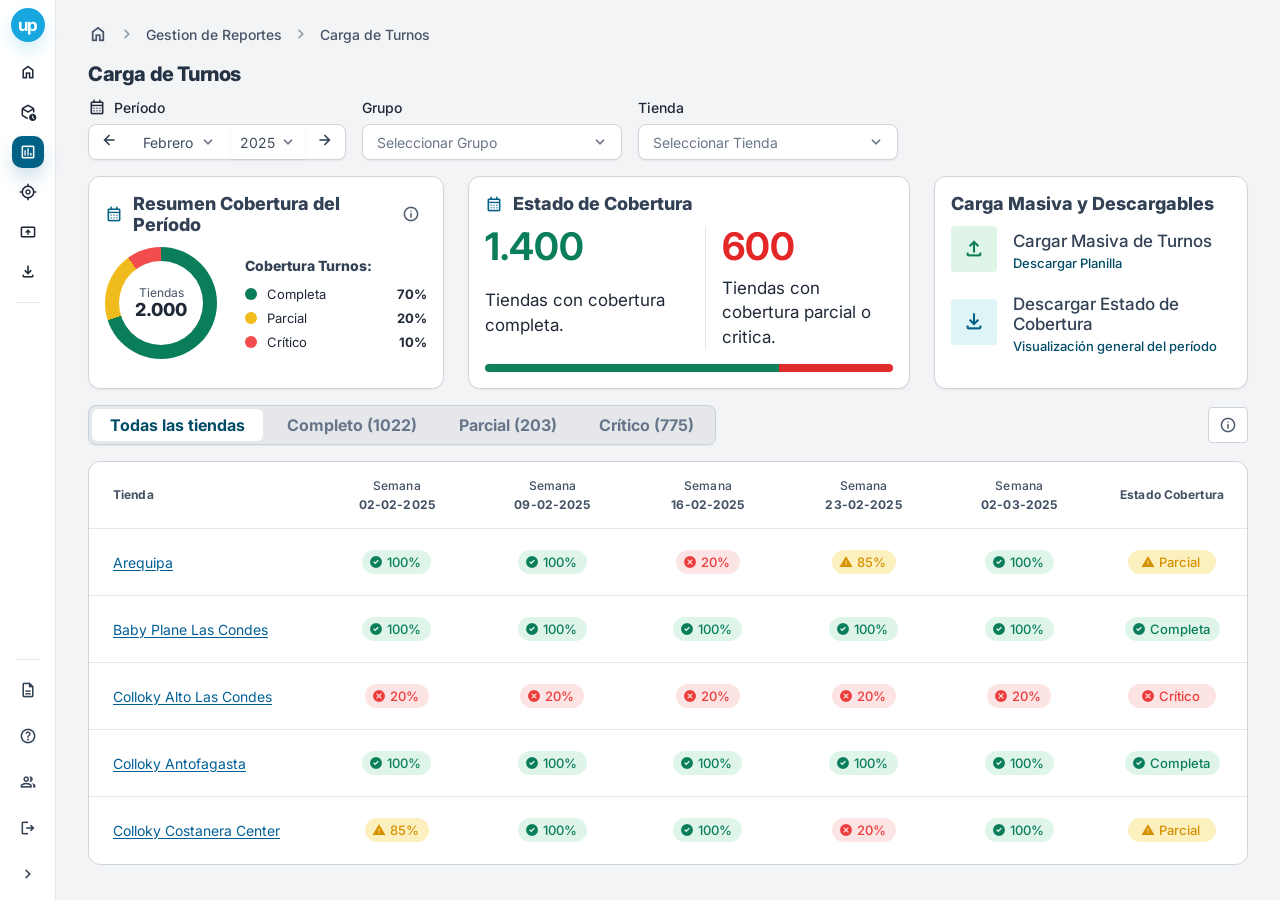
<file: index.html>
<!DOCTYPE html>
<html lang="es">
<head>
  <meta charset="utf-8" />
  <meta name="viewport" content="width=device-width, initial-scale=1.0" />
  <title>Carga de Turnos</title>
  <meta http-equiv="refresh" content="0; url=./CARGA_DE_TURNOS.html" />
  <script>
    window.location.replace("./CARGA_DE_TURNOS.html");
  </script>
</head>
<body>
  <p>Redirigiendo a <a href="./CARGA_DE_TURNOS.html">Carga de Turnos</a>...</p>
</body>
</html>
</file>
<file: CARGA_DE_TURNOS.css>
﻿:root {
  --bg: #F3F4F6;
  --surface: #ffffff;
  --border: #D1D5DB;
  --border-soft: #E5E7EB;
  --text: #1F2937;
  --muted: #6B7280;
  --blue: #016085;
  --blue-dark: #014B67;
  --blue-soft: #E6F4F8;
  --green: #0a7e5a;
  --green-soft: #dff5ea;
  --yellow: #d59100;
  --yellow-soft: #fdf0bf;
  --red: #eb3b3b;
  --red-soft: #fde4e4;
  --teal-soft: #dff5f1;
  --shadow: 0 1px 2px rgba(15, 23, 42, 0.06);
}

* {
  box-sizing: border-box;
}

html,
body {
  margin: 0;
  min-height: 100%;
}

body {
  min-height: 100vh;
  background: var(--bg);
  color: var(--text);
  font-family: Inter, Arial, sans-serif;
  overflow-x: hidden;
}

button,
select {
  font: inherit;
}

button {
  cursor: pointer;
  transition: transform 0.18s ease, box-shadow 0.18s ease, background-color 0.18s ease, color 0.18s ease, border-color 0.18s ease;
}

a {
  color: inherit;
}

.material-symbols-outlined {
  font-family: "Material Symbols Outlined";
  font-weight: normal;
  font-style: normal;
  font-size: 20px;
  line-height: 1;
  display: inline-flex;
  align-items: center;
  justify-content: center;
  white-space: nowrap;
  direction: ltr;
  -webkit-font-smoothing: antialiased;
  font-variation-settings: "FILL" 0, "wght" 500, "GRAD" 0, "opsz" 20;
}

.turnos-layout {
  min-height: 100vh;
  display: grid;
  grid-template-columns: 56px minmax(0, 1fr);
}

.sidebar {
  background: #ffffff;
  border-right: 1px solid #E5E7EB;
  display: flex;
  flex-direction: column;
  justify-content: space-between;
  align-self: stretch;
  position: sticky;
  top: 0;
  height: 100vh;
  padding: 8px 0 10px;
}

.sidebar-top,
.sidebar-bottom {
  display: grid;
  justify-items: center;
  gap: 14px;
}

.sidebar-top {
  position: relative;
  padding-bottom: 8px;
}

.sidebar-top::after,
.sidebar-bottom::before {
  content: "";
  width: 24px;
  height: 1px;
  background: #E5E7EB;
  border-radius: 999px;
}

.sidebar-bottom {
  position: relative;
  padding-top: 8px;
}

.brand-badge {
  width: 34px;
  height: 34px;
  border-radius: 50%;
  background: #18A6DF;
  color: #ffffff;
  display: grid;
  place-items: center;
  text-decoration: none;
  font-size: 17px;
  font-weight: 700;
  line-height: 1;
  letter-spacing: -0.08em;
  box-shadow: 0 8px 16px rgba(24, 166, 223, 0.18);
}

.sidebar-nav {
  display: grid;
  gap: 8px;
  justify-items: center;
  align-content: start;
  flex: 1;
}

.sidebar-link {
  width: 32px;
  height: 32px;
  border-radius: 10px;
  display: grid;
  place-items: center;
  color: #1F2937;
  text-decoration: none;
  transition: transform 0.16s ease, background-color 0.16s ease, color 0.16s ease, box-shadow 0.16s ease;
}

.sidebar-link .material-symbols-outlined {
  font-size: 18px;
}

.sidebar-link:hover {
  background: #F3F7FA;
  color: #0F172A;
  transform: translateY(-1px);
}

.sidebar-link.active {
  background: #016085;
  color: #ffffff;
  box-shadow: 0 10px 18px rgba(1, 96, 133, 0.18);
}

.sidebar-link.muted {
  color: #334155;
}

.page {
  min-width: 0;
  padding: 24px clamp(16px, 4vw, 32px) 24px;
}

.page-shell {
  width: 100%;
}

.page-header {
  display: grid;
  gap: 18px;
  margin-bottom: 12px;
}

.breadcrumbs {
  display: flex;
  align-items: center;
  gap: 10px;
  color: #465466;
  font-size: 14px;
  font-weight: 500;
}

.breadcrumbs .arrow {
  color: #8c9aac;
  font-size: 18px;
}

.breadcrumbs strong {
  font-weight: 500;
}

.page-header h1 {
  margin: 0;
  font-size: 20px;
  font-weight: 800;
  color: #253243;
  letter-spacing: -0.02em;
}

.filters-row {
  display: grid;
  width: fit-content;
  max-width: 100%;
  grid-template-columns: minmax(240px, 258px) minmax(240px, 260px) minmax(240px, 260px);
  gap: 16px;
  align-items: end;
  justify-content: start;
  margin-bottom: 16px;
}

.filter-block {
  display: grid;
  gap: 8px;
}

.filter-block label {
  display: inline-flex;
  align-items: center;
  gap: 8px;
  color: #1f2937;
  font-size: 14px;
  font-weight: 500;
}

.filter-block label .material-symbols-outlined {
  font-size: 18px;
}

.period-control,
.select-wrap {
  width: 100%;
  height: 36px;
  border: 1px solid var(--border);
  border-radius: 8px;
  background: var(--surface);
  box-shadow: var(--shadow);
}

.period-control {
  display: grid;
  grid-template-columns: 40px minmax(0, 1fr) 74px 40px;
  align-items: center;
  overflow: visible;
}

.period-picker {
  position: relative;
}

.period-arrow {
  width: 100%;
  height: 100%;
  border: 0;
  background: transparent;
  color: #304052;
}

.period-arrow:hover {
  background: #f5f8fc;
  color: var(--blue-dark);
}

.period-arrow .material-symbols-outlined {
  font-size: 18px;
}

.month-trigger {
  width: 100%;
  height: 100%;
  border: 0;
  background: transparent;
  color: #404f60;
  display: flex;
  align-items: center;
  justify-content: center;
  gap: 6px;
  font-size: 14px;
}

.month-trigger:hover {
  background: #f5f8fc;
}

.month-trigger .material-symbols-outlined {
  font-size: 18px;
  color: #697487;
  transition: transform 0.18s ease;
}

.period-picker.month-open .month-trigger .material-symbols-outlined {
  transform: rotate(180deg);
}

.month-panel {
  position: absolute;
  top: calc(100% + 12px);
  left: 0;
  width: min(392px, calc(100vw - 32px));
  padding: 14px 12px 12px;
  border: 1px solid #dbe2eb;
  border-radius: 14px;
  background: #ffffff;
  box-shadow: 0 10px 28px rgba(15, 23, 42, 0.12), 0 2px 6px rgba(15, 23, 42, 0.06);
  z-index: 35;
}

.month-grid {
  display: grid;
  grid-template-columns: repeat(3, minmax(0, 1fr));
  gap: 12px 10px;
}

.month-option {
  min-height: 44px;
  border: 0;
  border-radius: 12px;
  background: transparent;
  color: #435064;
  font-size: 14px;
  font-weight: 500;
}

.month-option:hover {
  background: #e4f3fe;
}

.month-option.active {
  background: #0d6f97;
  color: #ffffff;
}

.year-picker {
  position: relative;
  height: 100%;
}

.year-trigger {
  width: 100%;
  height: 100%;
  padding: 0 10px;
  border: 0;
  border-radius: 0;
  background: transparent;
  color: #404f60;
  display: flex;
  align-items: center;
  justify-content: center;
  gap: 4px;
  font-size: 14px;
  box-shadow: var(--shadow);
}

.year-trigger:hover {
  background: #f5f8fc;
}

.year-trigger .material-symbols-outlined {
  font-size: 18px;
  color: #697487;
  transition: transform 0.18s ease;
}

.period-picker.year-open .year-trigger .material-symbols-outlined {
  transform: rotate(180deg);
}

.year-panel {
  position: absolute;
  top: calc(100% + 10px);
  left: 0;
  width: 140px;
  padding: 8px;
  border: 1px solid #dbe2eb;
  border-radius: 14px;
  background: #ffffff;
  box-shadow: 0 10px 28px rgba(15, 23, 42, 0.12), 0 2px 6px rgba(15, 23, 42, 0.06);
  z-index: 35;
}

.year-list {
  max-height: 286px;
  overflow-y: auto;
  padding-right: 6px;
  scrollbar-width: thin;
  scrollbar-color: #8d96a6 transparent;
}

.year-list::-webkit-scrollbar {
  width: 8px;
}

.year-list::-webkit-scrollbar-thumb {
  border-radius: 999px;
  background: #8d96a6;
}

.year-list::-webkit-scrollbar-track {
  background: transparent;
}

.year-option {
  width: 100%;
  min-height: 54px;
  border: 0;
  border-radius: 10px;
  background: transparent;
  color: #435064;
  font-size: 16px;
  font-weight: 500;
  text-align: left;
  padding: 0 14px;
}

.year-option:hover {
  background: #e4f3fe;
}

.year-option.active {
  background: #0d6f97;
  color: #ffffff;
}

.period-control select,
.select-wrap select {
  width: 100%;
  height: 100%;
  border: 0;
  outline: 0;
  background: transparent;
  color: #404f60;
  font-size: 14px;
}

.period-control select {
  padding: 0 4px;
}

.select-wrap select {
  padding: 0 14px;
}

.custom-dropdown {
  position: relative;
  width: 100%;
}

.dropdown-trigger {
  width: 100%;
  height: 36px;
  padding: 0 12px 0 14px;
  border: 1px solid var(--border);
  border-radius: 8px;
  background: var(--surface);
  box-shadow: var(--shadow);
  color: #6b7688;
  display: flex;
  align-items: center;
  justify-content: space-between;
  gap: 10px;
  text-align: left;
}

.dropdown-trigger:hover,
.custom-dropdown.open .dropdown-trigger {
  border-color: var(--blue);
  box-shadow: 0 0 0 3px rgba(1, 96, 133, 0.12);
}

.dropdown-trigger .material-symbols-outlined {
  color: #697487;
  font-size: 18px;
  transition: transform 0.18s ease;
}

.custom-dropdown.open .dropdown-trigger .material-symbols-outlined {
  transform: rotate(180deg);
}

.dropdown-trigger-text {
  overflow: hidden;
  color: #6b7688;
  font-size: 14px;
  text-overflow: ellipsis;
  white-space: nowrap;
}

.dropdown-panel {
  position: absolute;
  top: calc(100% + 10px);
  left: 0;
  width: 100%;
  min-width: 100%;
  padding: 20px 10px 14px 16px;
  border: 1px solid #d6dde8;
  border-radius: 10px;
  background: #ffffff;
  box-shadow: 0 16px 36px rgba(15, 23, 42, 0.16);
  z-index: 30;
}

.dropdown-search {
  position: relative;
  margin: 0 8px 14px 10px;
}

.dropdown-search .material-symbols-outlined {
  position: absolute;
  top: 50%;
  left: 18px;
  color: #7a8596;
  font-size: 26px;
  transform: translateY(-50%);
}

.dropdown-search input {
  width: 100%;
  height: 58px;
  padding: 0 16px 0 60px;
  border: 1px solid #ccd5e1;
  border-radius: 8px;
  outline: 0;
  color: #1f2937;
  font-size: 18px;
}

.dropdown-search input::placeholder {
  color: #788497;
}

.dropdown-search input:focus {
  border-color: var(--blue);
  box-shadow: 0 0 0 3px rgba(1, 96, 133, 0.12);
}

.dropdown-options {
  max-height: 246px;
  padding-right: 6px;
  overflow-y: auto;
  scrollbar-width: thin;
  scrollbar-color: #6f7784 transparent;
}

.dropdown-options::-webkit-scrollbar {
  width: 8px;
}

.dropdown-options::-webkit-scrollbar-thumb {
  border-radius: 999px;
  background: #6f7784;
}

.dropdown-options::-webkit-scrollbar-track {
  background: transparent;
}

.dropdown-option {
  display: flex;
  align-items: center;
  gap: 12px;
  min-height: 44px;
  padding: 4px 10px;
  color: #1f2937;
  font-size: 18px;
  font-weight: 500;
  cursor: pointer;
}

.dropdown-option:hover {
  background: #f8fafc;
}

.dropdown-option input {
  appearance: none;
  width: 24px;
  height: 24px;
  flex: 0 0 24px;
  margin: 0;
  border: 1px solid #d0d8e4;
  border-radius: 7px;
  background: #f8fafc;
  display: grid;
  place-items: center;
  transition: border-color 0.16s ease, background-color 0.16s ease, box-shadow 0.16s ease;
}

.dropdown-option input::before {
  content: "";
  width: 10px;
  height: 10px;
  border-radius: 3px;
  transform: scale(0);
  transition: transform 0.16s ease;
  background: #ffffff;
}

.dropdown-option input:checked {
  border-color: var(--blue);
  background: var(--blue);
  box-shadow: inset 0 0 0 2px var(--blue);
}

.dropdown-option input:checked::before {
  transform: scale(1);
}

.summary-grid {
  display: grid;
  grid-template-columns: minmax(300px, 1.02fr) minmax(320px, 1.27fr) minmax(250px, 0.9fr);
  gap: 24px;
  margin-bottom: 16px;
}

.card {
  background: var(--surface);
  border: 1px solid var(--border);
  border-radius: 12px;
  box-shadow: var(--shadow);
  padding: 16px;
}

.card-head {
  display: flex;
  align-items: center;
  justify-content: space-between;
  gap: 12px;
  margin-bottom: 12px;
}

.card-head h2 {
  margin: 0;
  display: inline-flex;
  align-items: center;
  gap: 10px;
  color: #334155;
  font-size: 14px;
  font-weight: 800;
}

.card-head h2 .material-symbols-outlined {
  color: var(--blue);
  font-size: 18px;
}

.icon-button {
  width: 32px;
  height: 32px;
  border: 1px solid var(--border);
  border-radius: 50%;
  background: #ffffff;
  color: #4f5c6d;
  display: grid;
  place-items: center;
  padding: 0;
}

.icon-button:hover {
  border-color: var(--blue);
  color: var(--blue);
  background: var(--blue-soft);
  transform: translateY(-1px);
  box-shadow: 0 8px 20px rgba(1, 96, 133, 0.14);
}

.icon-button .material-symbols-outlined {
  font-size: 18px;
}

.summary-info-tooltip {
  position: relative;
  display: inline-flex;
  align-items: center;
}

.summary-info-panel {
  position: absolute;
  right: -170px;
  bottom: calc(100% + 12px);
  width: 360px;
  padding: 12px 16px;
  border-radius: 4px;
  background: #273140;
  color: #ffffff;
  font-size: 12px;
  font-weight: 500;
  line-height: 1.45;
  text-align: center;
  box-shadow: 0 10px 24px rgba(15, 23, 42, 0.2);
  opacity: 0;
  pointer-events: none;
  transform: translateY(8px);
  transition: opacity 0.18s ease, transform 0.18s ease;
  z-index: 25;
}

.summary-info-panel::after {
  content: "";
  position: absolute;
  right: 178px;
  top: 100%;
  border-width: 8px 7px 0;
  border-style: solid;
  border-color: #273140 transparent transparent;
}

.summary-info-tooltip:hover .summary-info-panel,
.summary-info-tooltip:focus-within .summary-info-panel {
  opacity: 1;
  transform: translateY(0);
}

.coverage-content {
  display: grid;
  grid-template-columns: 124px minmax(0, 1fr);
  gap: 16px;
  align-items: center;
}

.donut-chart {
  position: relative;
  width: 112px;
  height: 112px;
  border-radius: 50%;
  background: conic-gradient(var(--green) 0 70%, #f0bc1d 70% 90%, #f24c4c 90% 100%);
  display: grid;
  place-items: center;
  animation: donut-enter 1s cubic-bezier(0.2, 0.8, 0.2, 1) both;
  transform-origin: center;
  overflow: hidden;
}

.donut-chart::after {
  content: "";
  position: absolute;
  inset: -18%;
  border-radius: 50%;
  background: linear-gradient(115deg, rgba(255, 255, 255, 0) 36%, rgba(255, 255, 255, 0.52) 50%, rgba(255, 255, 255, 0) 64%);
  transform: translateX(-150%) rotate(14deg);
  animation: ring-sheen 0.95s ease-out 0.18s both;
  pointer-events: none;
}

.donut-center {
  position: relative;
  z-index: 1;
  width: 84px;
  height: 84px;
  border-radius: 50%;
  background: #ffffff;
  display: flex;
  flex-direction: column;
  align-items: center;
  justify-content: center;
  gap: 2px;
  text-align: center;
  animation: donut-center-enter 0.8s ease-out 0.18s both;
}

.donut-center span {
  display: block;
  color: #455365;
  font-size: 12px;
  line-height: 1;
}

.donut-center strong {
  display: block;
  font-size: 18px;
  font-weight: 800;
  line-height: 1;
}

.legend {
  display: grid;
  gap: 8px;
}

.legend-row {
  animation: fade-up 0.55s ease both;
}

.legend-row:nth-child(2) {
  animation-delay: 0.18s;
}

.legend-row:nth-child(3) {
  animation-delay: 0.28s;
}

.legend-row:nth-child(4) {
  animation-delay: 0.38s;
}

.legend h3 {
  margin: 0 0 4px;
  color: #334155;
  font-size: 14px;
  font-weight: 800;
}

.legend-row {
  display: flex;
  align-items: center;
  justify-content: space-between;
  gap: 12px;
  color: #1f2937;
  font-size: 13px;
}

.legend-label {
  display: inline-flex;
  align-items: center;
  gap: 10px;
}

.dot {
  width: 12px;
  height: 12px;
  border-radius: 50%;
  display: inline-block;
}

.dot.complete {
  background: var(--green);
}

.dot.partial {
  background: #f0bc1d;
}

.dot.critical {
  background: #f24c4c;
}

.state-grid {
  display: grid;
  grid-template-columns: 1fr 1fr;
  margin-top: 8px;
}

.state-metric {
  display: grid;
  gap: 8px;
}

.state-metric strong {
  font-size: 20px;
  font-weight: 700;
  line-height: 1.1;
}

.state-metric .green {
  color: var(--green);
}

.state-metric .red {
  color: #e32727;
}

.state-metric p {
  margin: 0;
  max-width: 190px;
  color: #1f2937;
  font-size: 14px;
  line-height: 1.45;
}

.state-divider {
  border-left: 1px solid var(--border-soft);
  padding-left: 16px;
  margin-left: 16px;
}

.state-progress {
  height: 8px;
  margin-top: 14px;
  border-radius: 999px;
  overflow: hidden;
  display: flex;
}

.progress-green {
  width: 72%;
  background: #138158;
  transform-origin: left center;
  animation: fill-bar 0.9s cubic-bezier(0.22, 1, 0.36, 1) 0.28s both;
}

.progress-red {
  width: 28%;
  background: #e12a2a;
  transform-origin: left center;
  animation: fill-bar 0.75s cubic-bezier(0.22, 1, 0.36, 1) 0.5s both;
}

.downloads-card {
  padding-top: 16px;
}

.download-list {
  display: grid;
  gap: 18px;
  margin-top: 10px;
}

.download-item {
  border: 0;
  background: transparent;
  padding: 0;
  display: grid;
  grid-template-columns: 48px minmax(0, 1fr);
  gap: 14px;
  align-items: end;
  text-align: left;
}

.download-item:hover {
  transform: translateY(-2px);
}

.download-item:hover .download-icon.upload {
  background: #cfeedd;
}

.download-item:hover .download-icon.export {
  background: #d0edf3;
}

.download-item:hover .download-copy strong,
.download-item:hover .download-copy small {
  color: var(--blue-dark);
}

.download-icon {
  width: 46px;
  height: 46px;
  border-radius: 4px;
  display: grid;
  place-items: center;
  font-size: 24px;
}

.download-icon.upload {
  background: #dff5e7;
  color: var(--green);
}

.download-icon.export {
  background: #dff4f6;
  color: var(--blue);
}

.download-copy {
  display: grid;
  gap: 4px;
  padding-top: 4px;
}

.download-copy strong {
  color: #334155;
  font-size: 14px;
  font-weight: 500;
}

.download-copy small {
  color: var(--blue-dark);
  font-size: 13px;
  font-weight: 500;
}

.tabs-row {
  display: flex;
  align-items: center;
  justify-content: space-between;
  gap: 16px;
  margin-bottom: 16px;
}

.tabs-shell {
  flex: 0 1 auto;
  width: fit-content;
  max-width: 100%;
  display: flex;
  align-items: center;
  gap: 6px;
  padding: 3px;
  border: 1px solid #c7d0dd;
  border-radius: 8px;
  background: #d9dee7;
  box-shadow: var(--shadow);
  overflow-x: auto;
  scrollbar-width: none;
}

.tabs-shell::-webkit-scrollbar {
  display: none;
}

.tab-button {
  min-width: max-content;
  height: 32px;
  padding: 0 18px;
  border: 0;
  border-radius: 6px;
  background: transparent;
  color: #67768a;
  font-size: 14px;
  font-weight: 700;
}

.tab-button.active {
  background: #ffffff;
  color: var(--blue-dark);
}

.tab-button:hover {
  color: var(--blue-dark);
  background: rgba(255, 255, 255, 0.55);
}

.tabs-info-tooltip {
  position: relative;
  margin-left: auto;
  display: flex;
  align-items: center;
  justify-content: flex-end;
}

.tabs-info {
  position: relative;
  z-index: 2;
  width: 40px;
  height: 36px;
  border-radius: 4px;
  border-color: var(--border);
}

.tabs-info-panel {
  position: absolute;
  top: 50%;
  right: calc(100% + 12px);
  min-width: 440px;
  padding: 10px 20px 10px 18px;
  border: 1px solid var(--border);
  border-radius: 4px;
  background: #ffffff;
  box-shadow: var(--shadow);
  display: flex;
  align-items: center;
  justify-content: flex-start;
  gap: 34px;
  opacity: 0;
  pointer-events: none;
  transform: translateY(-50%) scaleX(0.16);
  transform-origin: right center;
  transition: opacity 0.18s ease, transform 0.22s ease;
}

.tabs-info-tooltip:hover .tabs-info-panel,
.tabs-info-tooltip:focus-within .tabs-info-panel {
  opacity: 1;
  pointer-events: auto;
  transform: translateY(-50%) scaleX(1);
}

.tabs-info-item {
  display: inline-flex;
  align-items: center;
  gap: 6px;
  white-space: nowrap;
  font-size: 12px;
  font-weight: 500;
}

.tabs-info-item .material-symbols-outlined {
  font-size: 14px;
  font-variation-settings: "FILL" 1, "wght" 600, "GRAD" 0, "opsz" 20;
}

.tabs-info-item.complete {
  color: var(--green);
}

.tabs-info-item.partial {
  color: var(--yellow);
}

.tabs-info-item.critical {
  color: var(--red);
}

.table-card {
  background: var(--surface);
  border: 1px solid var(--border);
  border-radius: 12px;
  overflow: hidden;
}

.coverage-table {
  width: 100%;
  border-collapse: collapse;
  table-layout: fixed;
}

.coverage-table th,
.coverage-table td {
  padding: 16px 10px;
  border-bottom: 1px solid var(--border-soft);
  text-align: center;
  vertical-align: middle;
}

.coverage-table thead th {
  color: #425164;
  font-size: 12px;
  font-weight: 700;
  letter-spacing: 0.01em;
}

.coverage-table thead th span {
  display: block;
  margin-bottom: 4px;
  font-size: 12px;
  font-weight: 500;
}

.coverage-table thead .store-column {
  padding-left: 24px;
  text-align: left;
}

.coverage-table tbody td {
  color: #233245;
  font-size: 14px;
}

.coverage-table tbody tr:last-child td {
  border-bottom: 0;
}

.store-column {
  width: 230px;
  padding-left: 24px;
  text-align: left !important;
}

.status-column {
  width: 150px;
}

.coverage-table td:first-child {
  padding-left: 24px;
  text-align: left;
}

.coverage-table td:first-child a {
  color: #005f96;
  text-decoration: underline;
  text-underline-offset: 2px;
}

.breadcrumb-button {
  border: 0;
  background: transparent;
  color: #465466;
  font: inherit;
  padding: 0;
}

.breadcrumb-button:hover {
  color: var(--blue-dark);
}

.status-pill {
  min-height: 24px;
  padding: 0 10px 0 7px;
  border-radius: 999px;
  display: inline-flex;
  align-items: center;
  gap: 4px;
  font-size: 13px;
  font-weight: 500;
  white-space: nowrap;
}

.status-pill .material-symbols-outlined {
  font-size: 14px;
  font-variation-settings: "FILL" 1, "wght" 600, "GRAD" 0, "opsz" 20;
}

.status-pill.complete {
  background: var(--green-soft);
  color: var(--green);
}

.status-pill.partial {
  background: var(--yellow-soft);
  color: var(--yellow);
}

.status-pill.critical {
  background: var(--red-soft);
  color: var(--red);
}

.status-pill.summary {
  min-width: 88px;
  justify-content: center;
}

.detail-header {
  margin-bottom: 18px;
}

.detail-header-row {
  display: flex;
  align-items: center;
  justify-content: space-between;
  gap: 16px;
}

.detail-primary-button {
  min-height: 36px;
  padding: 0 16px;
  border: 0;
  border-radius: 4px;
  background: var(--blue-dark);
  color: #ffffff;
  display: inline-flex;
  align-items: center;
  gap: 8px;
  font-size: 14px;
  font-weight: 700;
}

.detail-primary-button:hover {
  background: #0c5f88;
  box-shadow: 0 8px 18px rgba(12, 95, 136, 0.2);
}

.detail-primary-button .material-symbols-outlined {
  font-size: 18px;
}

.detail-filters-row {
  display: grid;
  width: fit-content;
  max-width: 100%;
  grid-template-columns: minmax(240px, 258px) minmax(240px, 260px);
  gap: 16px;
  align-items: end;
  justify-content: start;
  margin-bottom: 24px;
}

.detail-period-picker,
.detail-period-control,
.detail-static-trigger,
.detail-store-trigger {
  width: 100%;
}

.detail-period-control {
  box-shadow: var(--shadow);
}

.detail-static-trigger {
  height: 100%;
}

.detail-store-trigger {
  height: 38px;
  justify-content: space-between;
}

.detail-store-dropdown {
  position: relative;
  width: 100%;
}

.detail-store-dropdown.open .detail-store-trigger {
  border-color: var(--blue);
  box-shadow: 0 0 0 3px rgba(1, 96, 133, 0.12);
}

.detail-store-dropdown.open .detail-store-trigger .material-symbols-outlined {
  transform: rotate(180deg);
}

.detail-store-panel {
  padding: 18px 10px 14px 16px;
  border-radius: 10px;
}

.detail-store-search {
  margin: 0 8px 14px 10px;
}

.detail-store-search input {
  height: 52px;
  font-size: 18px;
}

.detail-store-options {
  max-height: 288px;
}

.detail-store-option {
  width: calc(100% - 10px);
  min-height: 54px;
  border: 0;
  border-radius: 0;
  background: transparent;
  color: #1f2937;
  display: flex;
  align-items: center;
  padding: 0 2px;
  font-size: 18px;
  font-weight: 500;
  text-align: left;
}

.detail-store-option:hover {
  background: #edf6fd;
}

.detail-store-option.active {
  background: #e2f0fb;
}

.detail-summary-grid {
  display: grid;
  grid-template-columns: minmax(0, 1.05fr) repeat(3, minmax(0, 0.9fr));
  gap: 16px;
  margin-bottom: 24px;
}

.detail-summary-card,
.detail-download-card {
  min-height: 97px;
  min-width: 0;
}

.detail-summary-card {
  padding: 18px 18px 16px;
}

.detail-summary-card .card-head,
.detail-download-card .card-head {
  margin-bottom: 12px;
}

.detail-summary-copy {
  display: grid;
  align-content: center;
  gap: 10px;
  min-width: 0;
}

.detail-summary-card .card-head {
  align-items: center;
  margin-bottom: 8px;
}

.detail-summary-card .card-head h2,
.detail-download-card .card-head h2 {
  font-size: 18px;
}

.detail-summary-card .card-head h2 {
  color: #334155;
  font-size: 18px;
  font-weight: 800;
  letter-spacing: -0.02em;
}

.detail-summary-card .icon-button {
  width: 32px;
  height: 32px;
  flex: 0 0 auto;
}

.coverage-card .icon-button,
.detail-summary-card .icon-button {
  border: 0;
  background: transparent;
  box-shadow: none;
}

.coverage-card .icon-button:hover,
.detail-summary-card .icon-button:hover {
  border-color: transparent;
  box-shadow: none;
}

.detail-summary-card .icon-button .material-symbols-outlined {
  font-size: 20px;
}

.detail-coverage-content {
  grid-template-columns: 120px minmax(0, 1fr);
  gap: 28px;
  align-items: center;
}

.detail-donut {
  width: 112px;
  height: 112px;
}

.detail-donut-center {
  width: 80px;
  height: 80px;
}

.detail-donut-center strong {
  font-size: 18px;
}

.detail-donut-center span {
  font-size: 14px;
}

.detail-store-legend {
  gap: 8px;
}

.detail-store-legend .legend-row {
  gap: 16px;
  font-size: 14px;
}

.detail-store-legend .legend-label {
  gap: 14px;
}

.detail-store-legend .legend-label,
.detail-summary-card .card-head h2 {
  min-width: 0;
}

.detail-store-legend .dot {
  width: 18px;
  height: 18px;
}

.detail-store-legend .legend-row strong {
  min-width: 18px;
  color: #334155;
  font-size: 18px;
  font-weight: 700;
}

.detail-inline-action {
  display: grid;
  grid-template-columns: 48px minmax(0, 1fr);
  gap: 16px;
  align-items: center;
  align-content: center;
  width: 100%;
  height: fit-content;
  max-width: 100%;
  min-width: 0;
  overflow: hidden;
}

.detail-download-card:hover .download-icon.export {
  background: #d0edf3;
}

.detail-download-card:hover .download-icon.upload {
  background: #cfeedd;
}

.detail-download-card:hover .download-icon.detail-purple {
  background: #e3d4ff;
}

.detail-download-card:hover .detail-inline-copy strong,
.detail-download-card:hover .detail-inline-copy small {
  color: var(--blue-dark);
}

.detail-inline-copy {
  display: grid;
  align-content: center;
  gap: 6px;
  min-width: 0;
}

.detail-inline-copy strong {
  color: #005f96;
  font-size: 17px;
  font-weight: 500;
  line-height: 1.2;
  overflow-wrap: anywhere;
}

.detail-inline-copy small {
  color: #425164;
  font-size: 13px;
  font-weight: 500;
  line-height: 1.25;
  overflow-wrap: anywhere;
}

.download-icon.detail-purple {
  background: #eee4ff;
  color: #7c46dd;
}

.detail-table-card {
  padding: 0;
  overflow: hidden;
}

.detail-table-header {
  padding: 12px 18px;
  border-bottom: 1px solid var(--border-soft);
  display: flex;
  align-items: center;
  justify-content: space-between;
  gap: 16px;
}

.detail-table-header h2 {
  margin: 0;
  display: inline-flex;
  align-items: center;
  gap: 10px;
  color: #425164;
  font-size: 16px;
  font-weight: 800;
}

.detail-table-header h2 .material-symbols-outlined {
  color: var(--blue);
  font-size: 18px;
}

.detail-table-status {
  display: inline-flex;
  align-items: center;
  gap: 12px;
  color: #6d7a8b;
  font-size: 12px;
  font-weight: 700;
  letter-spacing: 0.08em;
}

.detail-turnos-table {
  width: 100%;
  border-collapse: collapse;
}

.detail-turnos-table th,
.detail-turnos-table td {
  padding: 14px 12px;
  border-bottom: 1px solid var(--border-soft);
  text-align: center;
  vertical-align: middle;
}

.detail-turnos-table thead th {
  color: #667486;
  font-size: 12px;
  font-weight: 700;
  letter-spacing: 0.05em;
}

.detail-turnos-table tbody td {
  color: #233245;
  font-size: 14px;
}

.detail-turnos-table th:first-child,
.detail-turnos-table td:first-child {
  width: 180px;
  padding-left: 24px;
  text-align: left;
}

.detail-icon-group {
  display: inline-flex;
  align-items: center;
  gap: 10px;
}

.detail-square-button {
  width: 36px;
  height: 36px;
  border: 0;
  border-radius: 4px;
  display: inline-grid;
  place-items: center;
  padding: 0;
}

.detail-square-button .material-symbols-outlined {
  font-size: 20px;
}

.detail-square-button.upload,
.detail-square-button.download,
.detail-square-button.edit {
  background: #dff1fb;
  color: #006b9b;
}

.detail-square-button.upload:hover,
.detail-square-button.download:hover,
.detail-square-button.edit:hover {
  background: #cfe8f7;
  box-shadow: 0 8px 18px rgba(0, 107, 155, 0.14);
}

.detail-square-button.success {
  background: #e2f6ea;
  color: #0a7e5a;
}

.detail-square-button.success:hover {
  background: #d3efdf;
  box-shadow: 0 8px 18px rgba(10, 126, 90, 0.14);
}

.detail-square-button.danger {
  background: #fee7e7;
  color: #e13333;
}

.detail-square-button.danger:hover {
  background: #ffdada;
  box-shadow: 0 8px 18px rgba(225, 51, 51, 0.14);
}

.detail-square-button.disabled,
.detail-square-button:disabled {
  background: #f2f4f7;
  color: #a6afbc;
  cursor: not-allowed;
  box-shadow: none;
  transform: none;
}

.detail-outline-button {
  min-height: 38px;
  padding: 0 16px;
  border: 1px solid #1b79a6;
  border-radius: 4px;
  background: #ffffff;
  color: #005f96;
  display: inline-flex;
  align-items: center;
  gap: 8px;
  font-size: 14px;
  font-weight: 500;
}

.detail-outline-button:hover {
  background: #f4fbff;
  box-shadow: 0 8px 18px rgba(0, 95, 150, 0.12);
}

.detail-outline-button .material-symbols-outlined {
  font-size: 18px;
}

@keyframes donut-enter {
  0% {
    opacity: 0;
    transform: scale(0.84);
    filter: saturate(0.9) brightness(0.98);
  }

  62% {
    opacity: 1;
    transform: scale(1.035);
    filter: saturate(1) brightness(1);
  }

  100% {
    opacity: 1;
    transform: scale(1);
    filter: saturate(1);
  }
}

@keyframes ring-sheen {
  0% {
    opacity: 0;
    transform: translateX(-150%) rotate(14deg);
  }

  25% {
    opacity: 1;
  }

  100% {
    opacity: 0;
    transform: translateX(150%) rotate(14deg);
  }
}

@keyframes donut-center-enter {
  0% {
    opacity: 0;
    transform: scale(0.7);
  }

  100% {
    opacity: 1;
    transform: scale(1);
  }
}

@keyframes fade-up {
  0% {
    opacity: 0;
    transform: translateY(10px);
  }

  100% {
    opacity: 1;
    transform: translateY(0);
  }
}

@keyframes fill-bar {
  0% {
    opacity: 0.35;
    transform: scaleX(0);
  }

  100% {
    opacity: 1;
    transform: scaleX(1);
  }
}

@media (prefers-reduced-motion: reduce) {
  button,
  .sidebar-link,
  .donut-chart,
  .donut-chart::after,
  .donut-center,
  .legend-row,
  .progress-green,
  .progress-red {
    animation: none !important;
    transition: none !important;
    transform: none !important;
  }
}

@media (min-width: 1400px) {
  .page {
    padding: 34px 48px 30px;
  }

  .page-header {
    gap: 20px;
    margin-bottom: 18px;
  }

  .breadcrumbs {
    font-size: 14px;
  }

  .page-header h1 {
    font-size: 32px;
  }

  .filters-row {
    grid-template-columns: minmax(320px, 340px) minmax(280px, 300px) minmax(280px, 300px);
    gap: 22px;
    margin-bottom: 22px;
  }

  .detail-filters-row {
    grid-template-columns: minmax(320px, 340px) minmax(280px, 300px);
    gap: 22px;
  }

  .filter-block label {
    font-size: 18px;
  }

  .period-control,
  .select-wrap {
    height: 48px;
    border-radius: 12px;
  }

  .dropdown-trigger {
    height: 48px;
    border-radius: 12px;
  }

  .period-control {
    grid-template-columns: 48px minmax(0, 1fr) 92px 48px;
  }

  .period-control select,
  .select-wrap select {
    font-size: 17px;
  }

  .month-trigger {
    font-size: 17px;
  }

  .year-trigger {
    font-size: 17px;
  }

  .month-panel {
    width: min(430px, calc(100vw - 60px));
    padding: 16px 14px 14px;
  }

  .month-option {
    min-height: 48px;
    font-size: 18px;
  }

  .year-panel {
    width: 154px;
  }

  .year-option {
    min-height: 58px;
    font-size: 18px;
  }

  .dropdown-trigger-text {
    font-size: 17px;
  }

  .dropdown-search input {
    height: 62px;
    font-size: 20px;
  }

  .dropdown-option {
    min-height: 50px;
    font-size: 20px;
  }

  .summary-grid {
    grid-template-columns: minmax(360px, 1.15fr) minmax(420px, 1.35fr) minmax(320px, 1fr);
    gap: 22px;
    margin-bottom: 22px;
  }

  .card {
    padding: 22px 20px 20px;
    border-radius: 10px;
  }

  .card-head {
    margin-bottom: 16px;
  }

  .card-head h2 {
    font-size: 20px;
  }

  .card-head h2 .material-symbols-outlined {
    font-size: 18px;
  }

  .icon-button {
    width: 34px;
    height: 34px;
  }

  .coverage-content {
    grid-template-columns: 156px minmax(0, 1fr);
    gap: 20px;
  }

  .donut-chart {
    width: 138px;
    height: 138px;
  }

  .donut-center {
    width: 102px;
    height: 102px;
  }

  .donut-center span {
    font-size: 14px;
  }

  .donut-center strong {
    font-size: 24px;
  }

  .legend h3 {
    font-size: 18px;
  }

  .legend-row {
    font-size: 17px;
  }

  .state-grid {
    margin-top: 14px;
  }

  .state-metric strong {
    font-size: 44px;
  }

  .state-metric p {
    max-width: 290px;
    font-size: 19px;
  }

  .state-divider {
    padding-left: 22px;
    margin-left: 22px;
  }

  .state-progress {
    height: 10px;
    margin-top: 18px;
  }

  .download-list {
    gap: 20px;
    margin-top: 12px;
  }

  .download-item {
    grid-template-columns: 58px minmax(0, 1fr);
    gap: 16px;
  }

  .download-icon {
    width: 56px;
    height: 56px;
    font-size: 28px;
  }

  .download-copy strong {
    font-size: 18px;
  }

  .download-copy small {
    font-size: 14px;
  }

  .tabs-row {
    margin-bottom: 20px;
  }

  .tabs-shell {
    padding: 4px;
    border-radius: 12px;
  }

  .tab-button {
    height: 38px;
    padding: 0 22px;
    font-size: 17px;
    border-radius: 9px;
  }

  .tabs-info {
    width: 46px;
    height: 40px;
  }

  .tabs-info-panel {
    right: calc(100% + 12px);
    min-width: 500px;
    padding: 12px 22px 12px 20px;
    gap: 36px;
  }

  .tabs-info-item {
    font-size: 13px;
  }

  .table-card {
    border-radius: 10px;
  }

  .coverage-table th,
  .coverage-table td {
    padding: 20px 14px;
  }

  .coverage-table thead th,
  .coverage-table thead th span {
    font-size: 14px;
  }

  .coverage-table tbody td {
    font-size: 16px;
  }

  .store-column {
    width: 290px;
    padding-left: 28px;
  }

  .status-column {
    width: 190px;
  }

  .coverage-table td:first-child {
    padding-left: 28px;
  }

  .status-pill {
    min-height: 30px;
    padding: 0 12px 0 9px;
    gap: 6px;
    font-size: 14px;
  }

  .status-pill .material-symbols-outlined {
    font-size: 17px;
  }

  .status-pill.summary {
    min-width: 110px;
  }
}

@media (min-width: 1700px) {
  .page {
    padding-inline: 56px;
  }

  .page-header h1 {
    font-size: 36px;
  }

  .summary-grid {
    grid-template-columns: minmax(400px, 1.2fr) minmax(480px, 1.4fr) minmax(360px, 1fr);
  }

  .coverage-table th,
  .coverage-table td {
    padding-block: 22px;
  }
}

@media (max-width: 1180px) {
  .page-shell {
    width: 100%;
  }

  .summary-grid {
    grid-template-columns: repeat(2, minmax(280px, 1fr));
  }

  .detail-summary-grid {
    grid-template-columns: repeat(2, minmax(280px, 1fr));
  }

  .downloads-card {
    grid-column: 1 / -1;
  }

  .detail-summary-card {
    grid-column: 1 / -1;
  }

  .tabs-row {
    align-items: stretch;
    flex-direction: column;
  }

  .tabs-info {
    align-self: flex-end;
  }

  .tabs-info-tooltip {
    width: 100%;
  }

  .tabs-info-panel {
    right: 0;
  }

  .tabs-shell {
    width: 100%;
  }

  .coverage-table {
    min-width: 980px;
  }

  .table-card {
    overflow-x: auto;
  }
}

@media (max-width: 920px) {
  .turnos-layout {
    grid-template-columns: 56px minmax(0, 1fr);
  }

  .sidebar-link {
    width: 36px;
    height: 36px;
  }

  .brand-badge {
    width: 38px;
    height: 38px;
    font-size: 20px;
  }

  .breadcrumbs {
    gap: 8px;
    font-size: 13px;
  }

  .page-header {
    gap: 12px;
  }

  .filters-row {
    width: 100%;
    grid-template-columns: repeat(2, minmax(0, 1fr));
  }

  .period-block {
    grid-column: 1 / -1;
  }

  .summary-grid {
    grid-template-columns: 1fr;
    gap: 16px;
  }

  .detail-header-row {
    align-items: stretch;
    flex-direction: column;
  }

  .detail-primary-button {
    align-self: flex-start;
  }

  .detail-filters-row,
  .detail-summary-grid {
    grid-template-columns: 1fr;
  }

  .downloads-card {
    grid-column: auto;
  }

  .detail-summary-card {
    grid-column: auto;
  }

  .coverage-content {
    grid-template-columns: 112px minmax(0, 1fr);
  }
}

@media (max-width: 760px) {
  .turnos-layout {
    grid-template-columns: 1fr;
  }

  .sidebar {
    display: none;
  }

  .page {
    padding: 18px 14px 24px;
  }

  .breadcrumbs {
    gap: 6px;
    flex-wrap: wrap;
  }

  .page-header h1 {
    font-size: 18px;
  }

  .detail-header-row {
    gap: 12px;
  }

  .filters-row {
    width: 100%;
    grid-template-columns: 1fr;
    gap: 14px;
  }

  .detail-filters-row {
    grid-template-columns: 1fr;
    gap: 14px;
    margin-bottom: 18px;
  }

  .period-block {
    grid-column: auto;
  }

  .filter-block {
    gap: 7px;
  }

  .period-control {
    grid-template-columns: 36px minmax(0, 1fr) 68px 36px;
  }

  .month-trigger {
    font-size: 14px;
  }

  .year-trigger {
    font-size: 14px;
  }

  .month-trigger .material-symbols-outlined {
    font-size: 16px;
  }

  .month-panel {
    top: calc(100% + 12px);
    width: min(100%, calc(100vw - 28px));
    padding: 14px 12px 12px;
    border-radius: 14px;
  }

  .month-grid {
    gap: 12px 10px;
  }

  .month-option {
    min-height: 46px;
    border-radius: 12px;
    font-size: 16px;
  }

  .summary-info-panel {
    right: -12px;
    width: min(300px, calc(100vw - 32px));
    padding: 10px 12px;
  }

  .summary-info-panel::after {
    right: 20px;
  }

  .year-panel {
    width: 124px;
    padding: 6px;
    border-radius: 12px;
  }

  .year-option {
    min-height: 44px;
    font-size: 14px;
    padding-inline: 12px;
  }

  .dropdown-panel {
    padding: 14px 8px 12px 10px;
  }

  .dropdown-search {
    margin: 0 6px 12px;
  }

  .dropdown-search .material-symbols-outlined {
    left: 14px;
    font-size: 18px;
  }

  .dropdown-search input {
    height: 48px;
    padding-left: 46px;
    font-size: 16px;
  }

  .dropdown-option {
    min-height: 40px;
    padding-inline: 6px;
    font-size: 16px;
  }

  .dropdown-option input {
    width: 20px;
    height: 20px;
    flex-basis: 20px;
  }

  .card {
    padding: 14px 12px;
  }

  .detail-summary-grid {
    gap: 14px;
    margin-bottom: 18px;
  }

  .detail-coverage-content {
    grid-template-columns: 84px minmax(0, 1fr);
    gap: 14px;
  }

  .detail-inline-action {
    grid-template-columns: 40px minmax(0, 1fr);
    gap: 12px;
  }

  .detail-inline-copy strong {
    font-size: 14px;
  }

  .detail-inline-copy small {
    font-size: 12px;
  }

  .card-head h2 {
    font-size: 14px;
  }

  .coverage-content,
  .state-grid {
    grid-template-columns: 1fr;
  }

  .coverage-content {
    justify-items: center;
    text-align: center;
  }

  .legend {
    width: 100%;
  }

  .state-metric p {
    max-width: none;
  }

  .download-list {
    gap: 14px;
  }

  .download-item {
    grid-template-columns: 40px minmax(0, 1fr);
    gap: 12px;
  }

  .download-icon {
    width: 40px;
    height: 40px;
    font-size: 18px;
  }

  .tabs-row {
    gap: 10px;
  }

  .tabs-shell {
    width: calc(100% + 4px);
    margin-inline: -2px;
  }

  .tab-button {
    flex: 0 0 auto;
    font-size: 13px;
  }

  .tabs-info {
    width: 36px;
    height: 32px;
  }

  .tabs-info-tooltip {
    width: auto;
    align-self: flex-end;
  }

  .tabs-info-panel {
    top: calc(100% + 8px);
    right: 0;
    min-width: 0;
    width: min(100vw - 28px, 320px);
    padding: 10px 12px;
    border-radius: 8px;
    flex-direction: column;
    align-items: flex-start;
    gap: 8px;
    transform: translateY(0) scale(0.94);
    transform-origin: top right;
  }

  .tabs-info-tooltip:hover .tabs-info-panel,
  .tabs-info-tooltip:focus-within .tabs-info-panel {
    transform: translateY(0) scale(1);
  }

  .tabs-info-item {
    font-size: 12px;
  }

  .detail-table-header {
    align-items: flex-start;
    flex-direction: column;
    padding: 12px;
  }

  .detail-table-status {
    letter-spacing: 0.03em;
  }

  .state-divider {
    border-left: 0;
    border-top: 1px solid var(--border-soft);
    padding-left: 0;
    padding-top: 16px;
    margin-left: 0;
    margin-top: 16px;
  }

  .table-card {
    border: 0;
    background: transparent;
    overflow: visible;
  }

  .coverage-table,
  .coverage-table thead,
  .coverage-table tbody,
  .coverage-table tr,
  .coverage-table th,
  .coverage-table td {
    display: block;
  }

  .coverage-table {
    min-width: 0;
  }

  .coverage-table thead {
    display: none;
  }

  .coverage-table tbody {
    display: grid;
    gap: 12px;
  }

  .coverage-table tbody tr {
    background: var(--surface);
    border: 1px solid var(--border);
    border-radius: 8px;
    padding: 10px 12px;
    box-shadow: var(--shadow);
  }

  .coverage-table td,
  .coverage-table td:first-child {
    padding: 8px 0;
    border-bottom: 1px solid var(--border-soft);
    text-align: left;
  }

  .coverage-table tbody tr td:last-child {
    border-bottom: 0;
    padding-bottom: 2px;
  }

  .coverage-table td::before {
    content: attr(data-label);
    display: block;
    margin-bottom: 6px;
    color: #667486;
    font-size: 11px;
    font-weight: 700;
    letter-spacing: 0.03em;
    text-transform: uppercase;
  }

  .coverage-table td:first-child::before {
    margin-bottom: 4px;
  }

  .store-column,
  .status-column {
    width: auto;
  }

  .status-pill.summary {
    min-width: 96px;
  }

  .detail-turnos-table,
  .detail-turnos-table thead,
  .detail-turnos-table tbody,
  .detail-turnos-table tr,
  .detail-turnos-table th,
  .detail-turnos-table td {
    display: block;
  }

  .detail-turnos-table thead {
    display: none;
  }

  .detail-turnos-table tbody {
    display: grid;
    gap: 12px;
    padding: 12px;
  }

  .detail-turnos-table tbody tr {
    background: var(--surface);
    border: 1px solid var(--border);
    border-radius: 8px;
    padding: 8px 12px;
  }

  .detail-turnos-table td,
  .detail-turnos-table td:first-child {
    width: auto;
    padding: 8px 0;
    border-bottom: 1px solid var(--border-soft);
    text-align: left;
  }

  .detail-turnos-table tbody tr td:last-child {
    border-bottom: 0;
    padding-bottom: 2px;
  }

  .detail-turnos-table td::before {
    content: attr(data-label);
    display: block;
    margin-bottom: 6px;
    color: #667486;
    font-size: 11px;
    font-weight: 700;
    letter-spacing: 0.03em;
    text-transform: uppercase;
  }

  .detail-icon-group {
    gap: 8px;
  }

  .detail-outline-button {
    width: 100%;
    justify-content: center;
  }
}

@media (max-width: 420px) {
  .page {
    padding-inline: 10px;
  }

  .breadcrumbs {
    font-size: 12px;
  }

  .period-control {
    grid-template-columns: 34px minmax(0, 1fr) 62px 34px;
  }

  .period-control select,
  .select-wrap select {
    font-size: 14px;
  }

  .legend-row {
    font-size: 12px;
  }

  .state-metric strong {
    font-size: 18px;
  }

  .state-metric p,
  .download-copy strong,
  .download-copy small {
    font-size: 13px;
  }
}










.detail-download-card {
  display: grid;
  grid-template-rows: auto 1fr;
  padding: 18px;
  overflow: hidden;
}

.detail-download-card .card-head {
  margin-bottom: 12px;
}

.detail-download-card .detail-inline-action {
  align-self: center;
}



.generation-header {
  margin-bottom: 18px;
}

.generation-filters-row {
  display: grid;
  grid-template-columns: minmax(240px, 280px) minmax(220px, 260px) minmax(220px, 260px) auto;
  gap: 16px;
  align-items: end;
  margin-bottom: 14px;
}

.generation-static-trigger {
  width: 100%;
  height: 38px;
  justify-content: space-between;
}

.generation-header-actions {
  display: flex;
  justify-content: flex-end;
  gap: 14px;
  align-items: center;
}

.generation-preview-button,
.generation-save-button {
  min-height: 38px;
}

.generation-workspace {
  display: grid;
  grid-template-columns: 246px minmax(0, 1fr);
  gap: 12px;
}

.generation-vendors-card {
  padding: 0;
  overflow: hidden;
}

.generation-vendors-head {
  padding: 14px 16px;
  border-bottom: 1px solid var(--border);
  color: #6a7788;
  font-size: 14px;
  font-weight: 700;
}

.generation-vendors-list {
  display: grid;
  gap: 2px;
  padding: 10px 12px 14px;
}

.generation-vendor-row {
  min-height: 38px;
  display: flex;
  align-items: center;
  gap: 12px;
  color: #233245;
  font-size: 14px;
}

.generation-vendor-row input {
  width: 18px;
  height: 18px;
  margin: 0;
  accent-color: var(--blue);
}

.generation-main-stack {
  display: grid;
  gap: 12px;
}

.generation-board-card,
.generation-shift-card {
  padding: 12px 14px;
}

.generation-mode-switch {
  width: fit-content;
  max-width: 100%;
  display: inline-flex;
  align-items: center;
  padding: 4px;
  border-radius: 999px;
  background: #eef2f6;
  margin-bottom: 14px;
}

.generation-mode-pill {
  min-height: 34px;
  padding: 0 16px;
  border: 0;
  border-radius: 999px;
  background: transparent;
  color: #6b7688;
  display: inline-flex;
  align-items: center;
  gap: 8px;
  font-size: 14px;
  font-weight: 700;
  cursor: pointer;
  transition: background-color 160ms ease, color 160ms ease, box-shadow 160ms ease, transform 160ms ease;
}

.generation-mode-pill.active {
  background: #ffffff;
  color: var(--blue-dark);
  box-shadow: var(--shadow);
}

.generation-mode-pill:active {
  transform: translateY(1px);
}

.generation-calendar-head {
  display: grid;
  grid-template-columns: minmax(160px, 1.6fr) repeat(7, minmax(68px, 1fr));
  gap: 8px;
  padding: 8px 10px 12px;
  color: #98a3b3;
  font-size: 12px;
  font-weight: 800;
  letter-spacing: 0.08em;
}

.generation-empty-state {
  min-height: 360px;
  border: 1px dashed #e2e8f0;
  border-radius: 14px;
  display: grid;
  place-items: center;
  align-content: center;
  justify-items: center;
  gap: 12px;
  text-align: center;
  color: #69778a;
}

.generation-empty-icon {
  width: 72px;
  height: 72px;
  border-radius: 50%;
  background: #f4f7fb;
  color: #c6cfda;
  display: grid;
  place-items: center;
  font-size: 34px;
}

.generation-empty-state strong {
  color: #233245;
  font-size: 16px;
}

.generation-empty-state p {
  margin: 0;
  font-size: 14px;
}

.generation-shift-header {
  display: grid;
  grid-template-columns: minmax(0, 1.2fr) auto minmax(220px, .95fr);
  gap: 16px;
  align-items: end;
  margin-bottom: 14px;
}

.generation-shift-title-block {
  display: grid;
  gap: 10px;
}

.generation-shift-title-block h2 {
  margin: 0;
  color: #233245;
  font-size: 16px;
  font-weight: 800;
}

.generation-shift-trigger,
.generation-copy-trigger {
  justify-content: space-between;
}

.generation-copy-block {
  display: grid;
  gap: 6px;
}

.generation-shift-pills {
  width: fit-content;
  max-width: 100%;
}

.generation-copy-block strong {
  color: #233245;
  font-size: 14px;
}

.generation-copy-block small {
  color: #7a8596;
  font-size: 12px;
}

.generation-shift-pills {
  display: flex;
  flex-wrap: wrap;
  gap: 12px;
}

.generation-shift-pill {
  min-width: 92px;
  min-height: 46px;
  padding: 8px 12px;
  border: 1px solid #d8e0eb;
  border-radius: 10px;
  background: #ffffff;
  display: grid;
  justify-items: start;
  align-content: center;
  gap: 2px;
  text-align: left;
}

.generation-shift-pill strong {
  font-size: 14px;
}

.generation-shift-pill small {
  font-size: 11px;
}

.generation-shift-pill.morning {
  border-color: #bde9da;
  color: #0a8a63;
  background: #f1fcf7;
}

.generation-shift-pill.afternoon {
  border-color: #cfe0ff;
  color: #4868d8;
  background: #f5f8ff;
}

.generation-shift-pill.fullday {
  border-color: #e0d2ff;
  color: #9b5df5;
  background: #fbf7ff;
}

.generation-shift-pill.off {
  border-color: #ffd8bc;
  color: #ff7b22;
  background: #fff8f2;
}

.generation-shift-pill.create {
  color: #8995a7;
  border-style: dashed;
  place-items: center;
  justify-items: center;
}

@media (max-width: 1180px) {
  .generation-filters-row {
    grid-template-columns: repeat(2, minmax(240px, 1fr));
  }

  .generation-header-actions {
    grid-column: 1 / -1;
    justify-content: flex-start;
  }

  .generation-workspace {
    grid-template-columns: 1fr;
  }

  .generation-shift-header {
    grid-template-columns: 1fr;
  }
}

@media (max-width: 760px) {
  .generation-filters-row {
    grid-template-columns: 1fr;
    gap: 14px;
  }

  .generation-header-actions {
    flex-direction: column;
    align-items: stretch;
  }

  .generation-mode-switch {
    width: 100%;
    display: grid;
    gap: 8px;
    background: transparent;
    padding: 0;
  }

  .generation-mode-pill {
    justify-content: center;
    border: 1px solid var(--border);
    background: #f5f7fa;
  }

  .generation-calendar-head {
    grid-template-columns: repeat(2, minmax(0, 1fr));
  }

  .generation-empty-state {
    min-height: 220px;
    padding: 18px;
  }

  .generation-shift-pills {
    display: grid;
    grid-template-columns: repeat(2, minmax(0, 1fr));
  }

  .generation-shift-pill {
    min-width: 0;
  }
}

.generation-shift-title-block {
  grid-template-columns: auto minmax(260px, 420px);
  align-items: center;
  gap: 12px;
}

.generation-shift-title-block h2 {
  white-space: nowrap;
}

.generation-shift-trigger {
  min-width: 260px;
  max-width: 420px;
}

.generation-copy-block {
  gap: 4px;
}

.generation-shift-pills {
  width: fit-content;
  max-width: 100%;
}

.generation-copy-block strong {
  font-weight: 560;
}

.generation-copy-block small {
  font-weight: 400;
}

.generation-copy-trigger {
  font-weight: 400;
}

.generation-shift-pill {
  min-width: 78px;
  min-height: 44px;
  box-sizing: border-box;
  cursor: default;
}

.generation-shift-pill.create {
  min-width: 108px;
  min-height: 44px;
  padding: 8px 12px;
}

.generation-shift-pill.create strong {
  font-size: 14px;
  font-weight: 700;
  color: #8995a7;
}

@media (max-width: 1180px) {
  .generation-shift-title-block {
    grid-template-columns: 1fr;
    align-items: end;
  }

  .generation-shift-trigger {
    min-width: 0;
    max-width: none;
  }
}

.generation-shift-pill {
  width: 112px;
  height: 51px;
  min-width: 112px;
  min-height: 51px;
}

.generation-shift-pill.create {
  width: 112px;
  height: 51px;
  min-width: 112px;
  min-height: 51px;
}

.generation-shift-pill.create strong {
  font-size: 14px;
  font-weight: 700;
}

@media (max-width: 760px) {
  .generation-shift-pills {
    grid-template-columns: repeat(2, minmax(112px, 112px));
    justify-content: start;
  }

  .generation-shift-pill,
  .generation-shift-pill.create {
    width: 112px;
    height: 51px;
    min-width: 112px;
    min-height: 51px;
  }
}


.generation-shift-header {
  grid-template-columns: max-content minmax(260px, 320px);
  align-items: end;
}

.generation-shift-left {
  display: flex;
  align-items: center;
  justify-content: flex-start;
  gap: 14px;
  min-width: 0;
}

.generation-shift-title-block {
  display: grid;
  grid-template-columns: auto minmax(260px, 420px);
  align-items: center;
  gap: 12px;
  min-width: 0;
}

.generation-config-button {
  flex: 0 0 auto;
}

.generation-copy-block {
  justify-self: end;
  width: 100%;
  max-width: 320px;
}

@media (max-width: 1180px) {
  .generation-shift-header {
    grid-template-columns: 1fr;
  }

  .generation-shift-left {
    flex-wrap: wrap;
  }

  .generation-copy-block {
    justify-self: start;
    max-width: none;
  }
}

@media (max-width: 760px) {
  .generation-shift-left {
    align-items: stretch;
    flex-direction: column;
  }

  .generation-shift-title-block {
    grid-template-columns: 1fr;
    align-items: end;
  }
}

.generation-shift-card {
  padding: 12px 14px;
}

.generation-shift-layout {
  display: grid;
  grid-template-columns: max-content minmax(260px, 320px);
  gap: 18px;
  align-items: end;
}

.generation-shift-main {
  display: grid;
  gap: 14px;
  min-width: 0;
}

.generation-shift-left {
  display: flex;
  align-items: center;
  justify-content: flex-start;
  gap: 14px;
  min-width: 0;
}

.generation-copy-block {
  align-self: start;
  justify-self: stretch;
  width: 100%;
  max-width: 320px;
}

@media (max-width: 1180px) {
  .generation-shift-layout {
    grid-template-columns: 1fr;
  }

  .generation-copy-block {
    max-width: none;
  }
}

@media (max-width: 760px) {
  .generation-shift-left {
    align-items: stretch;
    flex-direction: column;
  }
}

.generation-shift-left {
  align-items: flex-end;
}

.generation-shift-title-block {
  grid-template-columns: auto minmax(220px, 320px);
  gap: 10px;
}

.generation-shift-trigger {
  min-width: 220px;
  max-width: 320px;
  height: 32px;
  padding-top: 0;
  padding-bottom: 0;
}

.generation-copy-block {
  display: flex;
  flex-direction: column;
  justify-content: flex-end;
  min-height: 100%;
  padding-top: 14px;
}

.generation-shift-pills {
  width: fit-content;
  max-width: 100%;
}

.generation-copy-block strong {
  font-size: 16px;
}

.generation-copy-block small {
  margin-top: 2px;
}

.generation-copy-trigger {
  margin-top: 14px;
}

@media (max-width: 1180px) {
  .generation-shift-left {
    align-items: center;
  }

  .generation-shift-trigger {
    min-width: 0;
    max-width: none;
    height: 38px;
  }

  .generation-copy-block {
    padding-top: 0;
    min-height: auto;
  }

  .generation-copy-trigger {
    margin-top: 0;
  }
}

@media (max-width: 760px) {
  .generation-shift-left {
    align-items: stretch;
  }

  .generation-shift-title-block {
    grid-template-columns: 1fr;
  }

  .generation-shift-trigger {
    height: 38px;
  }
}




.generation-shift-layout {
  grid-template-columns: max-content minmax(260px, 320px);
  align-items: end;
}

.generation-shift-main {
  justify-self: start;
}

.generation-shift-left,
.generation-shift-pills {
  width: fit-content;
  max-width: 100%;
}

.generation-copy-block {
  padding-top: 0;
}

@media (max-width: 1180px) {
  .generation-shift-layout {
    grid-template-columns: 1fr;
    align-items: start;
  }

  .generation-shift-main,
  .generation-shift-left,
  .generation-shift-pills {
    width: 100%;
  }
}

.generation-shift-left {
  width: 780px;
}

.generation-copy-block {
  padding-top: 0;
  justify-content: center;
}

@media (max-width: 1180px) {
  .generation-shift-left {
    width: 100%;
  }

  .generation-copy-block {
    justify-content: flex-start;
  }
}




.generation-shift-layout {
  grid-template-columns: 780px minmax(360px, 360px);
  justify-content: space-between;
  align-items: start;
}

.generation-shift-main {
  width: 780px;
  justify-self: start;
}

.generation-shift-left,
.generation-shift-pills {
  width: 100%;
}

.generation-shift-left {
  justify-content: space-between;
  align-items: flex-start;
}

.generation-shift-title-block {
  flex: 1 1 auto;
  min-width: 0;
  grid-template-columns: auto minmax(0, 1fr);
}

.generation-shift-trigger {
  width: 100%;
  min-width: 0;
  max-width: none;
}

.generation-copy-block {
  justify-self: end;
  align-self: start;
  width: 360px;
  min-width: 360px;
  max-width: 360px;
  justify-content: flex-start;
}

.generation-copy-trigger {
  width: 360px;
  min-width: 360px;
  max-width: 360px;
}

.generation-period-picker,
.generation-period-control {
  width: 100%;
}

#generation-store.detail-store-trigger {
  height: 38px;
  justify-content: space-between;
}

@media (max-width: 1180px) {
  .generation-shift-layout {
    grid-template-columns: 1fr;
    justify-content: stretch;
  }

  .generation-shift-main,
  .generation-copy-block,
  .generation-copy-trigger {
    width: 100%;
    min-width: 0;
    max-width: none;
  }

  .generation-copy-block {
    justify-self: start;
  }

  .generation-shift-left {
    justify-content: flex-start;
    align-items: center;
  }
}

@media (max-width: 760px) {
  .generation-shift-left {
    align-items: stretch;
  }

  .generation-shift-title-block {
    grid-template-columns: 1fr;
  }
}

.generation-shift-pills {
  width: 780px;
  justify-content: space-between;
  gap: 18px;
}

@media (max-width: 1180px) {
  .generation-shift-pills {
    width: 100%;
    justify-content: flex-start;
    gap: 12px;
  }
}

.generation-shift-trigger {
  width: 420px;
  flex: 0 0 420px;
}

@media (max-width: 1180px) {
  .generation-shift-trigger {
    width: 100%;
    flex: 1 1 auto;
  }
}

.state-card .state-metric p {
  font-size: 17px;
}

.downloads-card .download-copy strong {
  font-size: 17px;
}

.downloads-card .download-item {
  align-items: center;
}

.tabs-shell {
  background: #e5e7eb;
}

@media (max-width: 760px) {
  .state-card .state-metric p,
  .downloads-card .download-copy strong {
    font-size: 13px;
  }
}

.detail-download-card {
  padding: 22px 20px;
}

.detail-inline-copy small {
  font-size: 14px;
}

.detail-summary-copy {
  align-self: start;
}

.detail-summary-copy .card-head {
  align-items: flex-start;
}

.detail-summary-card .card-head,
.detail-summary-card .summary-info-tooltip,
.detail-summary-card .icon-button {
  align-items: flex-start;
}

.generation-period-control,
#generation-week,
#generation-store {
  height: 48px;
  border-radius: 12px;
}

.generation-period-control {
  grid-template-columns: 48px minmax(0, 1fr) 92px 48px;
}

#generation-week,
#generation-store {
  padding: 0 14px;
}

#generation-week > span:first-child,
#generation-store > span:first-child,
.generation-period-picker .month-trigger,
.generation-period-picker .year-trigger {
  color: #404f60;
}

#generation-week:hover,
#generation-store:hover,
.generation-period-picker .period-control:hover {
  border-color: var(--blue);
  box-shadow: 0 0 0 3px rgba(1, 96, 133, 0.12);
}

.generation-period-picker .period-arrow {
  display: grid;
  place-items: center;
}

@media (max-width: 760px) {
  .generation-period-control,
  #generation-week,
  #generation-store {
    height: 36px;
    border-radius: 8px;
  }

  .generation-period-control {
    grid-template-columns: 36px minmax(0, 1fr) 68px 36px;
  }
}

button#generation-store.detail-store-trigger.generation-static-trigger {
  height: 48px;
}

@media (max-width: 760px) {
  button#generation-store.detail-store-trigger.generation-static-trigger {
    height: 36px;
  }
}

.generation-filters-row > .filter-block.period-block {
  width: 340px;
}

@media (max-width: 1180px) {
  .generation-filters-row > .filter-block.period-block {
    width: 100%;
  }
}

.generation-filters-row {
  grid-template-columns: minmax(240px, 258px) minmax(220px, 260px) minmax(240px, 260px) auto;
}

.generation-filters-row > .filter-block.period-block {
  width: 258px;
}

.generation-store-block,
.generation-store-dropdown,
.generation-store-panel {
  width: 100%;
}

.generation-period-picker,
.generation-period-control {
  width: 100%;
}

#generation-week,
button#generation-store.detail-store-trigger.generation-static-trigger,
.generation-period-control,
.generation-period-picker .month-trigger,
.generation-period-picker .year-trigger {
  height: 38px;
  border-radius: 8px;
}

.generation-period-control {
  grid-template-columns: 40px minmax(0, 1fr) 74px 40px;
}

#generation-week > span:first-child,
#generation-store > span:first-child,
.generation-period-picker .month-trigger,
.generation-period-picker .year-trigger {
  color: #404f60;
}

.generation-store-dropdown.open .detail-store-trigger {
  border-color: var(--blue);
  box-shadow: 0 0 0 3px rgba(1, 96, 133, 0.12);
}

.generation-store-dropdown.open .detail-store-trigger .material-symbols-outlined {
  transform: rotate(180deg);
}

@media (max-width: 1180px) {
  .generation-filters-row {
    grid-template-columns: repeat(2, minmax(240px, 1fr));
  }

  .generation-filters-row > .filter-block.period-block {
    width: 100%;
  }
}

@media (max-width: 760px) {
  #generation-week,
  button#generation-store.detail-store-trigger.generation-static-trigger,
  .generation-period-control,
  .generation-period-picker .month-trigger,
  .generation-period-picker .year-trigger {
    height: 36px;
  }

  .generation-period-control {
    grid-template-columns: 36px minmax(0, 1fr) 68px 36px;
  }
}

.generation-filters-row {
  grid-template-columns: 258px minmax(220px, 260px) 260px auto;
  align-items: end;
}

.generation-filters-row > .detail-period-block,
.generation-filters-row > .generation-store-block {
  width: 100%;
}

.generation-filters-row .detail-period-picker,
.generation-filters-row .detail-period-control,
.generation-filters-row .detail-store-dropdown,
.generation-filters-row .detail-store-trigger {
  width: 100%;
}

.generation-filters-row .detail-period-control,
.generation-filters-row .detail-store-trigger,
.generation-filters-row .detail-static-trigger {
  height: 38px;
  border-radius: 8px;
}

.generation-filters-row .detail-period-control {
  grid-template-columns: 40px minmax(0, 1fr) 74px 40px;
}

.generation-filters-row .detail-store-dropdown.open .detail-store-trigger,
.generation-filters-row .detail-period-picker.month-open .detail-period-control,
.generation-filters-row .detail-period-picker.year-open .detail-period-control {
  border-color: var(--blue);
  box-shadow: 0 0 0 3px rgba(1, 96, 133, 0.12);
}

.generation-filters-row .detail-store-trigger .dropdown-trigger-text,
.generation-filters-row .detail-static-trigger {
  color: #404f60;
}

@media (max-width: 1180px) {
  .generation-filters-row {
    grid-template-columns: repeat(2, minmax(240px, 1fr));
  }
}

@media (max-width: 760px) {
  .generation-filters-row {
    grid-template-columns: 1fr;
  }
}

.generation-filters-row {
  min-height: 77px;
}

@media (max-width: 1180px) {
  .generation-filters-row {
    min-height: 0;
  }
}
.generation-filters-row #generation-week {
  height: 48px;
  border-radius: 12px;
}
.generation-filters-row .generation-week-block {
  min-height: 77px;
}
.generation-filters-row .generation-store-block {
  min-height: 77px;
}
.generation-filters-row #generation-store {
  height: 48px;
  min-height: 48px;
  border-radius: 12px;
}
.generation-week-dropdown {
  width: 100%;
}

.generation-week-panel {
  top: calc(100% + 10px);
  left: 0;
  width: 100%;
  min-width: 100%;
  padding: 10px 8px 8px;
  border: 1px solid #d6dde8;
  border-radius: 10px;
  background: #ffffff;
  box-shadow: 0 16px 36px rgba(15, 23, 42, 0.16);
}

.generation-week-options {
  max-height: 300px;
  padding: 4px 6px 4px 8px;
  overflow-y: auto;
  scrollbar-width: thin;
  scrollbar-color: #6f7784 transparent;
}

.generation-week-options::-webkit-scrollbar {
  width: 8px;
}

.generation-week-options::-webkit-scrollbar-thumb {
  border-radius: 999px;
  background: #6f7784;
}

.generation-week-options::-webkit-scrollbar-track {
  background: transparent;
}

.generation-week-option {
  width: 100%;
  min-height: 54px;
  border: 0;
  background: transparent;
  color: #334155;
  display: flex;
  align-items: center;
  padding: 0 18px;
  font-size: 16px;
  font-weight: 500;
  text-align: left;
  border-radius: 0;
}

.generation-week-option:hover,
.generation-week-option.active {
  background: #e4f4ff;
}

.generation-week-option + .generation-week-option {
  margin-top: 2px;
}
button#generation-week.dropdown-trigger.generation-static-trigger {
  height: 48px !important;
  min-height: 48px !important;
  padding-top: 0;
  padding-bottom: 0;
  align-items: center;
  border-radius: 12px;
}


.generation-filters-row > .generation-store-block {
  min-height: 77px !important;
}

button#generation-store.detail-store-trigger.generation-static-trigger {
  height: 48px !important;
  min-height: 48px !important;
  border-radius: 12px !important;
}
.generation-copy-block {
  justify-self: start !important;
  justify-content: flex-start !important;
  padding-left: 80px !important;
  box-sizing: border-box;
}
.generation-shift-card {
  justify-items: start;
}

.generation-shift-layout {
  justify-content: flex-start !important;
  column-gap: 60px;
}
.generation-copy-block {
  justify-self: start !important;
  justify-content: flex-start !important;
  padding-left: 0 !important;
  margin-left: 0 !important;
}

.generation-copy-block {
  padding-left: 80px !important;
}
.generation-copy-block {
  position: relative;
}

.generation-copy-block::before {
  content: "";
  position: absolute;
  left: 32px;
  top: 50%;
  transform: translateY(-50%);
  width: 1px;
  height: 136px;
  background: #e2e8f0;
}
.generation-board-body {
  display: grid;
  gap: 8px;
}

.generation-board-row {
  display: grid;
  grid-template-columns: minmax(160px, 1.6fr) repeat(7, minmax(68px, 1fr));
  gap: 8px;
  align-items: center;
}

.generation-board-vendor {
  padding: 0 10px;
  color: #111827;
  font-size: 14px;
  font-weight: 500;
}

.generation-board-cell {
  min-height: 56px;
  padding: 8px 10px;
  border: 1px dashed #d6dde8;
  border-radius: 12px;
  background: #ffffff;
  color: #a0acbd;
  font-size: 14px;
  font-weight: 500;
  text-align: center;
  transition: border-color 0.18s ease, box-shadow 0.18s ease, color 0.18s ease, transform 0.18s ease;
}

.generation-board-cell:hover {
  border-color: #b7c3d4;
  box-shadow: 0 10px 24px rgba(15, 23, 42, 0.08);
}

.generation-board-cell.assigned {
  display: flex;
  flex-direction: column;
  align-items: flex-start;
  justify-content: center;
  gap: 4px;
  text-align: left;
  border-style: solid;
  overflow: hidden;
}

.generation-board-cell.assigned strong {
  display: block;
  width: 100%;
  overflow: hidden;
  text-overflow: ellipsis;
  white-space: nowrap;
  font-size: 14px;
  font-weight: 700;
  line-height: 1.1;
}

.generation-board-cell.assigned small {
  display: block;
  width: 100%;
  overflow: hidden;
  text-overflow: ellipsis;
  white-space: nowrap;
  font-size: 12px;
  line-height: 1.1;
}

.generation-board-cell.assigned.morning {
  border-color: #b8f1d1;
  color: #0f9f78;
  background: #effcf4;
}

.generation-board-cell.assigned.afternoon {
  border-color: #cfe0ff;
  color: #3f67ea;
  background: #f3f7ff;
}

.generation-board-cell.assigned.fullday {
  border-color: #e5cfff;
  color: #8a40ff;
  background: #faf5ff;
}

.generation-board-cell.assigned.off {
  border-color: #ffd9b8;
  color: #f97316;
  background: #fff7ed;
}

.generation-board-cell.assigned.custom {
  border-color: #0b6a8f;
  color: #0b6a8f;
  background: #ffffff;
}

.generation-assign-menu {
  position: fixed;
  width: min(200px, calc(100vw - 24px));
  height: 280px;
  max-height: min(280px, calc(100vh - 24px));
  padding: 8px;
  border: 1px solid #e2e8f0;
  border-radius: 8px;
  background: #ffffff;
  box-shadow: 0 24px 48px rgba(15, 23, 42, 0.18);
  z-index: 80;
  overflow: hidden;
}

.generation-assign-options {
  display: grid;
  gap: 8px;
  height: 200px;
  max-height: 200px;
  overflow-y: auto;
  padding-right: 4px;
}

.generation-assign-customize,
.generation-assign-option {
  width: 100%;
  border-radius: 8px;
  background: #ffffff;
}

.generation-assign-customize {
  height: 40px;
  margin-bottom: 10px;
  border: 2px solid #0b6a8f;
  color: #0b6a8f;
  display: inline-flex;
  align-items: center;
  justify-content: center;
  gap: 8px;
  font-size: 14px;
  font-weight: 700;
  padding: 0 10px;
}

.generation-assign-customize .material-symbols-outlined {
  font-size: 24px;
}

.generation-assign-option {
  min-height: 48px;
  padding: 4px 12px;
  display: flex;
  flex-direction: column;
  align-items: flex-start;
  justify-content: center;
  gap: 2px;
  text-align: left;
  border: 2px solid transparent;
}

.generation-assign-option strong {
  font-size: 14px;
  font-weight: 700;
  line-height: 1.1;
}

.generation-assign-option small {
  font-size: 10px;
  line-height: 1.15;
}

.generation-assign-option.morning {
  border-color: #b8f1d1;
  color: #0f9f78;
  background: #effcf4;
}

.generation-assign-option.afternoon {
  border-color: #cfe0ff;
  color: #3f67ea;
  background: #f3f7ff;
}

.generation-assign-option.fullday {
  border-color: #e5cfff;
  color: #8a40ff;
  background: #faf5ff;
}

.generation-assign-option.off {
  border-color: #ffd9b8;
  color: #f97316;
  background: #fff7ed;
}

.generation-assign-customize:hover,
.generation-assign-option:hover {
  transform: translateY(-1px);
  box-shadow: 0 14px 28px rgba(15, 23, 42, 0.1);
}

@media (max-width: 760px) {
  .generation-board-row {
    grid-template-columns: 1fr;
  }

  .generation-board-vendor {
    padding: 8px 0 0;
  }
}
.generation-main-stack {
  grid-template-rows: minmax(0, 390px) auto;
}

.generation-board-card {
  height: 390px;
  min-height: 390px;
  display: grid;
  grid-template-rows: auto auto minmax(0, 1fr);
  overflow: hidden;
}

.generation-board-body {
  min-height: 0;
  height: 100%;
  overflow-y: auto;
  overflow-x: hidden;
  padding: 0 10px 8px;
  align-content: start;
}

.generation-empty-state {
  min-height: 0;
  height: 100%;
}


.generation-board-card {
  height: 390px !important;
  min-height: 390px !important;
  display: grid !important;
  grid-template-rows: auto auto minmax(0, 1fr) !important;
  overflow: hidden !important;
}

.generation-board-body,
.generation-empty-state {
  grid-row: 3;
  min-height: 0;
  height: 100%;
}

.generation-board-body {
  overflow-y: auto !important;
  overflow-x: hidden !important;
  padding: 0 10px 8px !important;
  align-content: start;
}

.generation-empty-state {
  margin: 0 10px 8px !important;
  min-height: 0 !important;
  height: 100% !important;
  padding: 32px !important;
}

.generation-main-stack {
  grid-template-rows: minmax(0, 477px) auto !important;
}

.generation-board-card {
  height: 477px !important;
  min-height: 477px !important;
}

.generation-board-body,
.generation-empty-state {
  height: 360px !important;
}

.generation-empty-state {
  min-height: 360px !important;
}

.detail-download-card .download-icon.export,
.detail-download-card .download-icon.upload,
.detail-download-card .download-icon.detail-purple {
  box-shadow: 0 8px 18px rgba(15, 23, 42, 0.08);
}






@media (max-width: 1280px) {
  .generation-workspace {
    grid-template-columns: 1fr !important;
  }

  .generation-main-stack {
    min-width: 0;
  }

  .generation-vendors-list {
    grid-template-columns: repeat(2, minmax(0, 1fr));
    column-gap: 16px;
  }

  .generation-board-card {
    min-width: 0;
    overflow-x: auto !important;
    overflow-y: hidden !important;
  }

  .generation-calendar-head,
  .generation-board-body,
  .generation-empty-state {
    min-width: 860px;
  }

  .generation-shift-layout {
    grid-template-columns: 1fr !important;
    align-items: start !important;
    gap: 20px;
  }

  .generation-shift-main,
  .generation-shift-left,
  .generation-shift-pills,
  .generation-copy-block {
    width: 100% !important;
    max-width: none !important;
  }

  .generation-shift-left {
    display: grid;
    grid-template-columns: minmax(0, 1fr) auto;
    align-items: end;
  }

  .generation-copy-block {
    padding-left: 0 !important;
    margin-left: 0 !important;
    justify-self: start !important;
  }

  .generation-copy-block::before {
    display: none;
  }
}

@media (max-width: 900px) {
  .generation-vendors-list {
    grid-template-columns: 1fr;
  }

  .generation-calendar-head,
  .generation-board-body,
  .generation-empty-state {
    min-width: 760px;
  }

  .generation-shift-left {
    grid-template-columns: 1fr;
  }

  .generation-shift-pills {
    display: grid;
    grid-template-columns: repeat(2, minmax(112px, 1fr));
    width: 100% !important;
  }

  .generation-shift-pill {
    width: 100%;
  }
}

@media (max-width: 640px) {
  .generation-shift-pills {
    grid-template-columns: 1fr;
  }
}

/* Codex override: main dashboard table row height and coverage metric size */
.state-card .state-metric strong {
  font-size: 38px;
}

.coverage-table tbody tr {
  height: 67px;
}

.coverage-table tbody td {
  height: 67px;
  padding-top: 0;
  padding-bottom: 0;
}

/* Codex override: dashboard heading, tabs and coverage header sizing */
.summary-grid .card-head h2 {
  font-size: 18px;
}

.tabs-shell .tab-button {
  font-size: 16px;
}

.coverage-table thead th {
  height: 67px;
  padding-top: 0;
  padding-bottom: 0;
}

/* Codex override: detail turnos table header font size */
.detail-turnos-table thead th {
  font-size: 14px;
}

/* Codex override: generation screen responsive fixes */
@media (max-width: 1280px) {
  .generation-filters-row {
    grid-template-columns: repeat(2, minmax(260px, 1fr)) !important;
    gap: 12px !important;
    align-items: start !important;
  }

  .generation-workspace {
    grid-template-columns: 1fr !important;
    gap: 12px !important;
  }

  .generation-vendors-card,
  .generation-main-stack {
    min-width: 0 !important;
  }

  .generation-vendors-list {
    grid-template-columns: repeat(2, minmax(0, 1fr)) !important;
    column-gap: 16px !important;
  }

  .generation-board-card {
    overflow-x: auto !important;
    overflow-y: hidden !important;
  }

  .generation-calendar-head,
  .generation-board-body,
  .generation-empty-state {
    min-width: 860px !important;
  }

  .generation-shift-layout {
    grid-template-columns: 1fr !important;
    gap: 20px !important;
    justify-content: stretch !important;
  }

  .generation-shift-main,
  .generation-copy-block {
    width: 100% !important;
    max-width: none !important;
  }

  .generation-copy-block {
    padding-left: 0 !important;
    margin-left: 0 !important;
    justify-self: start !important;
  }

  .generation-copy-block::before {
    display: none !important;
  }
}

@media (max-width: 820px) {
  .generation-filters-row {
    grid-template-columns: 1fr !important;
  }

  .generation-vendors-list {
    grid-template-columns: 1fr !important;
  }

  .generation-calendar-head,
  .generation-board-body,
  .generation-empty-state {
    min-width: 760px !important;
  }

  .generation-shift-left {
    grid-template-columns: 1fr !important;
    align-items: stretch !important;
  }

  .generation-shift-pills {
    display: grid !important;
    grid-template-columns: repeat(2, minmax(112px, 1fr)) !important;
    width: 100% !important;
    gap: 12px !important;
  }

  .generation-shift-pill,
  .generation-shift-pill.create,
  .generation-shift-trigger,
  .generation-copy-trigger,
  .generation-config-button {
    width: 100% !important;
    max-width: none !important;
  }
}

@media (max-width: 560px) {
  .generation-header .breadcrumbs {
    flex-wrap: wrap;
  }

  .generation-mode-switch {
    width: 100% !important;
  }

  .generation-mode-pill {
    flex: 1 1 0 !important;
    justify-content: center !important;
  }

  .generation-shift-pills {
    grid-template-columns: 1fr !important;
  }

  .generation-board-card,
  .generation-shift-card,
  .generation-vendors-card {
    padding-left: 12px !important;
    padding-right: 12px !important;
  }
}

/* Codex override: generation copy block alignment and responsive width */
.generation-shift-layout {
  grid-template-columns: minmax(0, 1fr) minmax(260px, 320px) !important;
  align-items: end !important;
}

.generation-copy-block {
  padding-left: 0 !important;
  margin-left: 0 !important;
  min-width: 0 !important;
  width: 100% !important;
  max-width: 320px !important;
  justify-self: start !important;
  align-self: end !important;
  box-sizing: border-box !important;
}

.generation-copy-block::before {
  display: none !important;
}

.generation-copy-trigger {
  width: 100% !important;
  max-width: 100% !important;
  min-width: 0 !important;
  box-sizing: border-box !important;
}

@media (max-width: 1280px) {
  .generation-shift-layout {
    grid-template-columns: 1fr !important;
  }

  .generation-copy-block {
    max-width: none !important;
  }
}

/* Codex override: generation copy block right breathing room */
.generation-copy-block {
  margin-right: 24px !important;
}

@media (max-width: 1280px) {
  .generation-copy-block {
    margin-right: 0 !important;
  }
}

/* Codex override: generation copy block right alignment */
.generation-copy-block {
  justify-self: end !important;
}

@media (max-width: 1280px) {
  .generation-copy-block {
    justify-self: start !important;
  }
}

/* Codex override: generation copy block true right alignment */
.generation-shift-layout {
  grid-template-columns: minmax(0, 1fr) auto !important;
}

.generation-copy-block {
  width: min(320px, 100%) !important;
  max-width: 320px !important;
  margin-left: auto !important;
  margin-right: 24px !important;
  justify-self: end !important;
}

@media (max-width: 1280px) {
  .generation-shift-layout {
    grid-template-columns: 1fr !important;
  }

  .generation-copy-block {
    width: 100% !important;
    max-width: none !important;
    margin-left: 0 !important;
    margin-right: 0 !important;
    justify-self: start !important;
  }
}

/* Codex override: generation copy block desktop alignment and trigger width */
.generation-shift-layout {
  display: flex !important;
  align-items: flex-end !important;
  justify-content: flex-start !important;
  gap: 24px !important;
}

.generation-shift-main {
  flex: 1 1 auto !important;
  min-width: 0 !important;
}

.generation-copy-block {
  flex: 0 0 auto !important;
  width: 360px !important;
  min-width: 360px !important;
  max-width: 360px !important;
  margin-left: auto !important;
  margin-right: 24px !important;
  justify-self: auto !important;
  align-self: flex-end !important;
}

.generation-copy-trigger {
  width: 360px !important;
  min-width: 360px !important;
  max-width: 360px !important;
}

@media (max-width: 1280px) {
  .generation-shift-layout {
    display: grid !important;
    grid-template-columns: 1fr !important;
    justify-content: stretch !important;
  }

  .generation-copy-block,
  .generation-copy-trigger {
    width: 100% !important;
    min-width: 0 !important;
    max-width: none !important;
    margin-left: 0 !important;
    margin-right: 0 !important;
  }
}

/* Codex override: generation copy block pushed to far right */
.page-view.generation-screen .generation-shift-card .generation-shift-layout {
  display: flex !important;
  width: 100% !important;
  align-items: flex-end !important;
  justify-content: flex-start !important;
  gap: 32px !important;
}

.page-view.generation-screen .generation-shift-card .generation-shift-main {
  flex: 1 1 auto !important;
  min-width: 0 !important;
  max-width: none !important;
}

.page-view.generation-screen .generation-shift-card .generation-copy-block {
  flex: 0 0 360px !important;
  width: 360px !important;
  min-width: 360px !important;
  max-width: 360px !important;
  margin-left: auto !important;
  margin-right: 24px !important;
  padding-left: 0 !important;
  justify-self: auto !important;
  align-self: flex-end !important;
}

.page-view.generation-screen .generation-shift-card .generation-copy-trigger {
  width: 100% !important;
  min-width: 0 !important;
  max-width: 100% !important;
}

@media (max-width: 1280px) {
  .page-view.generation-screen .generation-shift-card .generation-shift-layout {
    display: grid !important;
    grid-template-columns: 1fr !important;
    gap: 20px !important;
  }

  .page-view.generation-screen .generation-shift-card .generation-copy-block {
    flex: none !important;
    width: 100% !important;
    min-width: 0 !important;
    max-width: none !important;
    margin-left: 0 !important;
    margin-right: 0 !important;
  }
}

/* Codex override: generation config button separation */
.page-view.generation-screen .generation-shift-card .generation-shift-left {
  display: flex !important;
  align-items: flex-end !important;
  justify-content: flex-start !important;
  gap: 20px !important;
}

.page-view.generation-screen .generation-shift-card .generation-shift-title-block {
  flex: 1 1 auto !important;
  min-width: 0 !important;
}

.page-view.generation-screen .generation-shift-card .generation-config-button {
  flex: 0 0 auto !important;
  margin-left: 24px !important;
}

@media (max-width: 820px) {
  .page-view.generation-screen .generation-shift-card .generation-shift-left {
    display: grid !important;
    justify-content: stretch !important;
    gap: 12px !important;
  }

  .page-view.generation-screen .generation-shift-card .generation-config-button {
    margin-left: 0 !important;
    width: 100% !important;
  }
}



/* Codex override: generation selector block shrink to content */
.page-view.generation-screen .generation-shift-card .generation-shift-main {
  flex: 0 0 auto !important;
  width: fit-content !important;
  max-width: 100% !important;
}

.page-view.generation-screen .generation-shift-card .generation-shift-left {
  width: fit-content !important;
  max-width: 100% !important;
}

.page-view.generation-screen .generation-shift-card .generation-shift-title-block {
  flex: 0 0 auto !important;
  width: auto !important;
  min-width: 0 !important;
}

@media (max-width: 820px) {
  .page-view.generation-screen .generation-shift-card .generation-shift-main,
  .page-view.generation-screen .generation-shift-card .generation-shift-left,
  .page-view.generation-screen .generation-shift-card .generation-shift-title-block {
    width: 100% !important;
    max-width: none !important;
  }
}




/* Codex fix: generation board clear/remove controls */
.generation-board-card {
  position: relative;
}

.generation-board-clear-button {
  position: absolute;
  top: 12px;
  right: 14px;
  display: inline-flex;
  align-items: center;
  justify-content: center;
  gap: 6px;
  min-height: 36px;
  padding: 0 14px;
  border: 1px solid #cdd6e1;
  border-radius: 10px;
  background: #ffffff;
  color: #4f5f73;
  font-size: 13px;
  font-weight: 700;
  box-shadow: 0 10px 24px rgba(15, 23, 42, 0.08);
  cursor: pointer;
  transition: transform 160ms ease, box-shadow 160ms ease, border-color 160ms ease;
  z-index: 2;
}

.generation-board-clear-button:hover {
  border-color: #b7c3d4;
  box-shadow: 0 14px 28px rgba(15, 23, 42, 0.12);
  transform: translateY(-1px);
}

.generation-board-clear-button:active {
  transform: translateY(0);
}

.generation-board-cell.assigned {
  position: relative;
  padding-top: 12px;
  padding-right: 30px;
}

.generation-board-cell-remove {
  position: absolute;
  top: 6px;
  right: 6px;
  width: 20px;
  height: 20px;
  border-radius: 999px;
  border: 1px solid rgba(148, 163, 184, 0.22);
  background: rgba(255, 255, 255, 0.92);
  color: currentColor;
  display: inline-flex;
  align-items: center;
  justify-content: center;
  font-size: 15px;
  font-weight: 700;
  line-height: 1;
  box-shadow: 0 6px 14px rgba(15, 23, 42, 0.12);
  cursor: pointer;
  pointer-events: auto;
  transition: transform 160ms ease, box-shadow 160ms ease, background-color 160ms ease;
}

.generation-board-cell-remove:hover {
  background: #ffffff;
  box-shadow: 0 10px 18px rgba(15, 23, 42, 0.16);
  transform: scale(1.04);
}


.page-view.generation-screen > .filters-row {
  width: 100%;
  max-width: none;
  grid-template-columns: minmax(240px, 258px) minmax(240px, 260px) minmax(240px, 260px) auto;
  align-items: end;
  justify-content: stretch;
}

.page-view.generation-screen > .filters-row > .generation-header-actions {
  justify-self: end;
  align-self: end;
  display: flex;
  justify-content: flex-end;
  align-items: center;
  gap: 14px;
  width: auto;
}

.page-view.generation-screen .generation-preview-button,
.page-view.generation-screen .generation-save-button {
  height: 46px;
  padding: 0 18px;
  border-radius: 8px;
  display: inline-flex;
  align-items: center;
  justify-content: center;
  gap: 10px;
  font-size: 15px;
  font-weight: 700;
  line-height: 1;
  white-space: nowrap;
  cursor: pointer;
  transition: background-color 160ms ease, border-color 160ms ease, color 160ms ease, box-shadow 160ms ease, transform 160ms ease;
}

.page-view.generation-screen .generation-preview-button {
  border: 1px solid #016085;
  background: #ffffff;
  color: #016085;
  box-shadow: none;
}

.page-view.generation-screen .generation-preview-button:hover {
  background: #eef8fc;
}

.page-view.generation-screen .generation-save-button {
  border: 1px solid #016085;
  background: #016085;
  color: #ffffff;
  box-shadow: 0 10px 24px rgba(1, 96, 133, 0.18);
}

.page-view.generation-screen .generation-save-button:hover {
  background: #0a6d94;
  border-color: #0a6d94;
  transform: translateY(-1px);
}

.page-view.generation-screen .generation-preview-button .material-symbols-outlined,
.page-view.generation-screen .generation-save-button .material-symbols-outlined {
  font-size: 19px;
}

@media (max-width: 1180px) {
  .page-view.generation-screen > .filters-row {
    grid-template-columns: repeat(2, minmax(240px, 1fr));
  }

  .page-view.generation-screen > .filters-row > .generation-header-actions {
    grid-column: 1 / -1;
    justify-self: end;
  }
}

@media (max-width: 760px) {
  .page-view.generation-screen > .filters-row {
    grid-template-columns: 1fr;
  }

  .page-view.generation-screen > .filters-row > .generation-header-actions {
    justify-self: stretch;
    flex-wrap: wrap;
  }
}

.generation-save-alert {
  position: fixed;
  top: 88px;
  left: 50%;
  z-index: 1600;
  width: min(100%, 536px);
  display: flex;
  align-items: center;
  justify-content: space-between;
  gap: 18px;
  padding: 18px 22px 18px 18px;
  border: 1px solid #b7e6d4;
  border-radius: 12px;
  background: linear-gradient(180deg, #dff7eb 0%, #d4f1e3 100%);
  box-shadow: 0 18px 36px rgba(16, 95, 70, 0.16);
  color: #0f7a59;
  opacity: 0;
  transform: translate(-50%, -14px);
  pointer-events: none;
  transition: opacity 0.2s ease, transform 0.22s ease;
}

.generation-save-alert.is-visible {
  opacity: 1;
  transform: translate(-50%, 0);
  pointer-events: auto;
}

.generation-save-alert-copy {
  display: inline-flex;
  align-items: center;
  gap: 12px;
  min-width: 0;
}

.generation-save-alert-copy .material-symbols-outlined {
  font-size: 20px;
  font-variation-settings: "FILL" 1, "wght" 700, "GRAD" 0, "opsz" 24;
}

.generation-save-alert-copy strong {
  color: #0c7755;
  font-size: 15px;
  font-weight: 700;
  letter-spacing: -0.01em;
}

.generation-save-alert-close {
  flex: 0 0 auto;
  width: 36px;
  height: 36px;
  display: inline-flex;
  align-items: center;
  justify-content: center;
  border: 0;
  border-radius: 10px;
  background: transparent;
  color: #0c7755;
  cursor: pointer;
  transition: background 0.18s ease, color 0.18s ease, transform 0.18s ease;
}

.generation-save-alert-close:hover {
  background: rgba(12, 119, 85, 0.1);
  transform: translateY(-1px);
}

.generation-save-alert-close .material-symbols-outlined {
  font-size: 22px;
}

@media (max-width: 760px) {
  .generation-save-alert {
    top: 72px;
    width: calc(100% - 28px);
    padding: 16px;
  }

  .generation-save-alert-copy strong {
    font-size: 14px;
  }
}

.generation-library-dropdown {
  position: relative;
  width: 320px;
  max-width: 100%;
}

.generation-library-panel {
  position: absolute;
  top: calc(100% + 8px);
  left: 0;
  z-index: 40;
  width: 100%;
  min-width: 100%;
  padding: 10px;
  border: 1px solid #d6dde8;
  border-radius: 8px;
  background: #ffffff;
  box-shadow: 0 16px 36px rgba(15, 23, 42, 0.16);
}

.generation-library-dropdown.open .generation-shift-trigger {
  border-color: var(--blue);
  box-shadow: 0 0 0 3px rgba(1, 96, 133, 0.12);
}

.generation-library-dropdown.open .generation-shift-trigger .material-symbols-outlined:last-child {
  transform: rotate(180deg);
}

.generation-library-search {
  position: relative;
  display: block;
  margin-bottom: 10px;
}

.generation-library-search .material-symbols-outlined {
  position: absolute;
  top: 50%;
  left: 16px;
  transform: translateY(-50%);
  color: #788497;
  font-size: 18px;
}

.generation-library-search input {
  width: 100%;
  height: 48px;
  padding: 0 16px 0 46px;
  border: 1px solid #ccd5e1;
  border-radius: 8px;
  outline: 0;
  color: #1f2937;
  font-size: 14px;
}

.generation-library-search input::placeholder {
  color: #788497;
}

.generation-library-search input:focus {
  border-color: var(--blue);
  box-shadow: 0 0 0 3px rgba(1, 96, 133, 0.12);
}

.generation-library-options {
  max-height: 246px;
  padding-right: 6px;
  overflow-y: auto;
  scrollbar-width: thin;
  scrollbar-color: #6f7784 transparent;
}

.generation-library-options::-webkit-scrollbar {
  width: 8px;
}

.generation-library-options::-webkit-scrollbar-thumb {
  border-radius: 999px;
  background: #6f7784;
}

.generation-library-options::-webkit-scrollbar-track {
  background: transparent;
}

.generation-library-option {
  width: 100%;
  min-height: 44px;
  border: 0;
  border-radius: 0;
  background: transparent;
  color: #1f2937;
  display: flex;
  align-items: center;
  padding: 0 10px;
  font-size: 14px;
  font-weight: 500;
  text-align: left;
}

.generation-library-option:hover,
.generation-library-option.active {
  background: #e2f0fb;
}

@media (max-width: 1180px) {
  .generation-library-dropdown {
    width: 100%;
  }
}

/* Codex override: generation selector width and non-overlapping layout */
.page-view.generation-screen .generation-shift-card .generation-shift-left {
  display: grid !important;
  grid-template-columns: minmax(0, 1fr) auto !important;
  align-items: end !important;
  column-gap: 16px !important;
}

.page-view.generation-screen .generation-shift-card .generation-shift-title-block {
  display: grid !important;
  grid-template-columns: auto 340px !important;
  align-items: center !important;
  gap: 10px !important;
  min-width: 0 !important;
}

.page-view.generation-screen .generation-shift-card .generation-library-dropdown,
.page-view.generation-screen .generation-shift-card .generation-library-dropdown .generation-shift-trigger {
  width: 340px !important;
  min-width: 340px !important;
  max-width: 340px !important;
  flex: 0 0 340px !important;
}

.page-view.generation-screen .generation-shift-card .generation-config-button {
  margin-left: 0 !important;
}

@media (max-width: 820px) {
  .page-view.generation-screen .generation-shift-card .generation-shift-left {
    grid-template-columns: 1fr !important;
    align-items: stretch !important;
  }

  .page-view.generation-screen .generation-shift-card .generation-shift-title-block {
    grid-template-columns: 1fr !important;
  }

  .page-view.generation-screen .generation-shift-card .generation-library-dropdown,
  .page-view.generation-screen .generation-shift-card .generation-library-dropdown .generation-shift-trigger,
  .page-view.generation-screen .generation-shift-card .generation-config-button {
    width: 100% !important;
    min-width: 0 !important;
    max-width: none !important;
  }
}

/* Codex override: compact generation save alert */
.page-view.generation-screen .generation-save-alert {
  min-height: 56px !important;
  padding: 10px 18px !important;
  gap: 14px !important;
}

.page-view.generation-screen .generation-save-alert-copy {
  min-height: 36px;
}

.page-view.generation-screen .generation-save-alert-close {
  width: 32px;
  height: 32px;
}

@media (max-width: 760px) {
  .page-view.generation-screen .generation-save-alert {
    min-height: 56px !important;
    padding: 10px 14px !important;
  }
}

/* Codex override: generation copy turns dropdown */
.page-view.generation-screen .generation-copy-dropdown {
  position: relative;
  width: 100%;
}

.page-view.generation-screen .generation-copy-dropdown.open .generation-copy-trigger {
  border-color: var(--blue);
  box-shadow: 0 0 0 3px rgba(1, 96, 133, 0.12);
}

.page-view.generation-screen .generation-copy-dropdown.open .generation-copy-trigger .material-symbols-outlined:last-child {
  transform: rotate(180deg);
}

.page-view.generation-screen .generation-copy-panel {
  position: absolute;
  top: calc(100% + 8px);
  left: 0;
  z-index: 45;
  width: 100%;
  min-width: 100%;
  padding: 10px;
  border: 1px solid #d6dde8;
  border-radius: 8px;
  background: #ffffff;
  box-shadow: 0 16px 36px rgba(15, 23, 42, 0.16);
}

.page-view.generation-screen .generation-copy-options {
  max-height: 246px;
  padding-right: 6px;
  overflow-y: auto;
  scrollbar-width: thin;
  scrollbar-color: #6f7784 transparent;
}

.page-view.generation-screen .generation-copy-options::-webkit-scrollbar {
  width: 8px;
}

.page-view.generation-screen .generation-copy-options::-webkit-scrollbar-thumb {
  border-radius: 999px;
  background: #6f7784;
}

.page-view.generation-screen .generation-copy-options::-webkit-scrollbar-track {
  background: transparent;
}

.page-view.generation-screen .generation-copy-option {
  width: 100%;
  min-height: 44px;
  border: 0;
  background: transparent;
  color: #1f2937;
  display: flex;
  align-items: center;
  padding: 0 10px;
  font-size: 14px;
  font-weight: 500;
  text-align: left;
}

.page-view.generation-screen .generation-copy-option:hover,
.page-view.generation-screen .generation-copy-option.active {
  background: #e2f0fb;
}

/* Codex override: disabled vendors across generation tabs */
.generation-vendor-row.is-disabled {
  opacity: 0.5;
}

.generation-vendor-row.is-disabled span {
  color: #8a94a6;
}

.generation-vendor-row.is-disabled input {
  cursor: not-allowed;
}

/* Codex override: generation create shift modal */
.generation-create-modal {
  position: fixed;
  inset: 0;
  z-index: 1700;
  display: grid;
  place-items: center;
  padding: 24px;
  opacity: 0;
  pointer-events: none;
  transition: opacity 0.2s ease;
}

.generation-create-modal.is-visible {
  opacity: 1;
  pointer-events: auto;
}

.generation-create-modal-backdrop {
  position: absolute;
  inset: 0;
  background: rgba(15, 23, 42, 0.22);
}

.generation-create-modal-dialog {
  position: relative;
  z-index: 1;
  width: min(100%, 716px);
  border: 1px solid #d8e0eb;
  border-radius: 14px;
  background: #ffffff;
  box-shadow: 0 32px 72px rgba(15, 23, 42, 0.18);
}

.generation-create-modal-head,
.generation-create-modal-body,
.generation-create-modal-actions {
  padding-left: 24px;
  padding-right: 24px;
}

.generation-create-modal-head {
  padding-top: 24px;
  padding-bottom: 14px;
}

.generation-create-modal-head h2 {
  margin: 0;
  color: #1f2937;
  font-size: 20px;
  font-weight: 800;
}

.generation-create-modal-body {
  display: grid;
  gap: 18px;
  padding-bottom: 20px;
}

.generation-create-field,
.generation-create-time-block,
.generation-create-color-block {
  display: grid;
  gap: 10px;
}

.generation-create-field > span,
.generation-create-time-block > span,
.generation-create-color-block > span,
.generation-create-toggle-copy > span {
  color: #334155;
  font-size: 14px;
  font-weight: 600;
}

.generation-create-field input,
.generation-create-time-field input {
  width: 100%;
  border: 1px solid #cfd8e3;
  border-radius: 10px;
  background: #ffffff;
  color: #475569;
  font-size: 14px;
  outline: 0;
}

.generation-create-field input {
  height: 42px;
  padding: 0 14px;
}

.generation-create-field input:focus,
.generation-create-time-field input:focus {
  border-color: var(--blue);
  box-shadow: 0 0 0 3px rgba(1, 96, 133, 0.12);
}

.generation-create-toggle-row {
  display: flex;
  align-items: center;
  justify-content: space-between;
  gap: 16px;
  padding: 8px 0 18px;
  border-top: 1px solid #e5ebf2;
  border-bottom: 1px solid #e5ebf2;
}

.generation-create-toggle-copy {
  display: inline-flex;
  align-items: center;
  gap: 10px;
}

.generation-create-toggle-copy.inline {
  justify-content: space-between;
}

.generation-create-info {
  width: 24px;
  height: 24px;
  border: 2px solid #475569;
  border-radius: 999px;
  background: transparent;
  color: #475569;
  font-size: 12px;
  font-weight: 700;
}
.generation-create-info-tooltip {
  position: relative;
  display: inline-flex;
  align-items: center;
}

.generation-create-info {
  display: inline-flex;
  align-items: center;
  justify-content: center;
}

.generation-create-info-panel {
  position: absolute;
  left: 50%;
  bottom: calc(100% + 12px);
  width: 300px;
  padding: 12px 16px;
  border-radius: 4px;
  background: #273140;
  color: #ffffff;
  font-size: 12px;
  font-weight: 500;
  line-height: 1.45;
  text-align: center;
  box-shadow: 0 10px 24px rgba(15, 23, 42, 0.2);
  opacity: 0;
  pointer-events: none;
  transform: translate(-50%, 8px);
  transition: opacity 0.18s ease, transform 0.18s ease;
  z-index: 25;
}

.generation-create-info-panel::after {
  content: "";
  position: absolute;
  left: 50%;
  top: 100%;
  transform: translateX(-50%);
  border-width: 8px 7px 0;
  border-style: solid;
  border-color: #273140 transparent transparent;
}

.generation-create-info-tooltip:hover .generation-create-info-panel,
.generation-create-info-tooltip:focus-within .generation-create-info-panel {
  opacity: 1;
  transform: translate(-50%, 0);
}

.generation-create-switch {
  position: relative;
  width: 42px;
  height: 24px;
  border: 0;
  border-radius: 999px;
  background: #e2e8f0;
  transition: background 0.2s ease;
}

.generation-create-switch.active {
  background: #0b6b8c;
}

.generation-create-switch-thumb {
  position: absolute;
  top: 3px;
  left: 3px;
  width: 18px;
  height: 18px;
  border-radius: 999px;
  background: #ffffff;
  transition: transform 0.2s ease;
}

.generation-create-switch.active .generation-create-switch-thumb {
  transform: translateX(18px);
}

.generation-create-time-grid {
  display: grid;
  grid-template-columns: minmax(0, 1fr) minmax(0, 1fr);
  gap: 22px;
  padding-bottom: 18px;
  border-bottom: 1px solid #e5ebf2;
}

.generation-create-time-grid.is-off {
  opacity: 0.6;
}

.generation-create-time-inputs {
  display: grid;
  grid-template-columns: repeat(2, minmax(0, 1fr));
  gap: 10px;
}

.generation-create-time-inputs.is-disabled {
  opacity: 0.55;
}

.generation-create-time-field {
  position: relative;
}

.generation-create-time-field input {
  height: 42px;
  padding: 0 38px 0 14px;
}

.generation-create-time-field .material-symbols-outlined {
  position: absolute;
  top: 50%;
  right: 12px;
  transform: translateY(-50%);
  color: #64748b;
  font-size: 19px;
  pointer-events: none;
}

.generation-create-color-list {
  display: flex;
  flex-wrap: wrap;
  gap: 12px;
  padding: 12px 14px;
  border: 1px solid #d8e0eb;
  border-radius: 10px;
}

.generation-create-color-option {
  width: 68px;
  height: 52px;
  padding: 0;
  border: 1px solid transparent;
  border-radius: 12px;
  background: transparent;
}

.generation-create-color-option.active {
  border-color: #0b6b8c;
}

.generation-create-color-swatch {
  display: block;
  width: 100%;
  height: 100%;
  border-radius: 10px;
  background: #dbeafe;
}

.generation-create-color-swatch.teal { background: linear-gradient(90deg, #0b6b8c 0 42%, #d8edf5 42% 100%); }
.generation-create-color-swatch.yellow { background: linear-gradient(90deg, #f2b103 0 42%, #fff5bf 42% 100%); }
.generation-create-color-swatch.blue { background: linear-gradient(90deg, #2d63dd 0 42%, #dbe8fb 42% 100%); }
.generation-create-color-swatch.red { background: linear-gradient(90deg, #d92026 0 42%, #f9dfe0 42% 100%); }
.generation-create-color-swatch.indigo { background: linear-gradient(90deg, #5841ce 0 42%, #dfe4fb 42% 100%); }
.generation-create-color-swatch.orange { background: linear-gradient(90deg, #f76707 0 42%, #fde8cf 42% 100%); }
.generation-create-color-swatch.green { background: linear-gradient(90deg, #109d69 0 42%, #d9f3e7 42% 100%); }
.generation-create-color-swatch.purple { background: linear-gradient(90deg, #8a35dd 0 42%, #eadcfb 42% 100%); }

.generation-create-modal-actions {
  display: flex;
  align-items: center;
  justify-content: flex-end;
  gap: 12px;
  padding-top: 4px;
  padding-bottom: 24px;
}

.generation-create-delete {
  display: none;
  align-items: center;
  justify-content: center;
  width: 88px;
  height: 48px;
  margin-right: auto;
  border: 1px solid #ef4444;
  border-radius: 8px;
  background: #ffffff;
  color: #ef4444;
}

.generation-create-delete .material-symbols-outlined {
  font-size: 28px;
}

.generation-create-modal.is-editing .generation-create-delete {
  display: inline-flex;
}

.generation-create-modal-actions .secondary-button,
.generation-create-modal-actions .primary-button {
  min-width: 140px;
}

.generation-shift-pill.teal { border-color: #b9dde9; color: #0b6b8c; background: #eff9fc; }
.generation-shift-pill.yellow { border-color: #f7e3a6; color: #c58a00; background: #fffbea; }
.generation-shift-pill.blue { border-color: #cfe0ff; color: #2d63dd; background: #f5f8ff; }
.generation-shift-pill.red { border-color: #f1c7c9; color: #d92026; background: #fff5f5; }
.generation-shift-pill.indigo { border-color: #d8dafa; color: #5841ce; background: #f6f7ff; }
.generation-shift-pill.orange { border-color: #ffd8bc; color: #f76707; background: #fff8f2; }
.generation-shift-pill.green { border-color: #bde9da; color: #109d69; background: #f1fcf7; }
.generation-shift-pill.purple { border-color: #e0d2ff; color: #8a35dd; background: #fbf7ff; }

.generation-assign-option.teal { border-color: #b9dde9; color: #0b6b8c; background: #eff9fc; }
.generation-assign-option.yellow { border-color: #f7e3a6; color: #c58a00; background: #fffbea; }
.generation-assign-option.blue { border-color: #cfe0ff; color: #2d63dd; background: #f5f8ff; }
.generation-assign-option.red { border-color: #f1c7c9; color: #d92026; background: #fff5f5; }
.generation-assign-option.indigo { border-color: #d8dafa; color: #5841ce; background: #f6f7ff; }
.generation-assign-option.orange { border-color: #ffd8bc; color: #f76707; background: #fff8f2; }
.generation-assign-option.green { border-color: #bde9da; color: #109d69; background: #f1fcf7; }
.generation-assign-option.purple { border-color: #e0d2ff; color: #8a35dd; background: #fbf7ff; }

.generation-board-cell.assigned.teal { border-color: #b9dde9; background: #eff9fc; color: #0b6b8c; }
.generation-board-cell.assigned.yellow { border-color: #f7e3a6; background: #fffbea; color: #c58a00; }
.generation-board-cell.assigned.blue { border-color: #cfe0ff; background: #f5f8ff; color: #2d63dd; }
.generation-board-cell.assigned.red { border-color: #f1c7c9; background: #fff5f5; color: #d92026; }
.generation-board-cell.assigned.indigo { border-color: #d8dafa; background: #f6f7ff; color: #5841ce; }
.generation-board-cell.assigned.orange { border-color: #ffd8bc; background: #fff8f2; color: #f76707; }
.generation-board-cell.assigned.green { border-color: #bde9da; background: #f1fcf7; color: #109d69; }
.generation-board-cell.assigned.purple { border-color: #e0d2ff; background: #fbf7ff; color: #8a35dd; }

@media (max-width: 760px) {
  .generation-create-modal {
    padding: 16px;
  }

  .generation-create-modal-dialog {
    width: 100%;
  }

  .generation-create-time-grid,
  .generation-create-time-inputs {
    grid-template-columns: 1fr;
  }

  .generation-create-modal-actions {
    flex-direction: column-reverse;
  }

  .generation-create-modal-actions .secondary-button,
  .generation-create-modal-actions .primary-button {
    width: 100%;
  }
}

/* Codex override: create shift modal polish */
.generation-create-toggle-row {
  justify-content: flex-start;
  gap: 18px;
}

.generation-create-time-field .material-symbols-outlined {
  display: none;
}

.generation-create-time-field input {
  padding-right: 14px;
}

.generation-create-modal-actions {
  justify-content: flex-end;
  gap: 12px;
}

.generation-create-cancel,
.generation-create-submit {
  min-width: 140px;
  height: 40px;
  padding: 0 18px;
  border-radius: 8px;
  font-size: 14px;
  font-weight: 700;
  display: inline-flex;
  align-items: center;
  justify-content: center;
}

.generation-create-cancel {
  border: 1px solid #0b6b8c;
  background: #ffffff;
  color: #0b6b8c;
}

.generation-create-submit {
  border: 1px solid #0b6b8c;
  background: #0b6b8c;
  color: #ffffff;
}

.generation-create-cancel:hover {
  background: #eef7fb;
}

.generation-create-submit:hover {
  background: #095873;
  border-color: #095873;
}

@media (max-width: 760px) {
  .generation-create-toggle-row {
    justify-content: space-between;
  }
}



/* Codex override: hover feedback for generation shift cards */
.generation-shift-pill {
  cursor: pointer;
  transition: transform 0.18s ease, box-shadow 0.18s ease, border-color 0.18s ease, filter 0.18s ease;
}

.generation-shift-pill:hover {
  transform: translateY(-2px);
  box-shadow: 0 10px 22px rgba(15, 23, 42, 0.12);
  filter: saturate(1.05);
}

.generation-shift-pill:active {
  transform: translateY(0);
  box-shadow: 0 4px 10px rgba(15, 23, 42, 0.1);
}

.generation-shift-pill.create:hover {
  border-color: #7fb6cf;
  background: #f4fbff;
}

/* Codex override: generation configuration screen */
.generation-config-screen {
  display: grid;
  gap: 18px;
}

.generation-config-toolbar {
  display: flex;
  align-items: center;
  justify-content: space-between;
  gap: 18px;
}

.generation-config-search {
  position: relative;
  display: flex;
  align-items: center;
  width: min(100%, 370px);
}

.generation-config-search .material-symbols-outlined {
  position: absolute;
  left: 16px;
  color: #7b8794;
  font-size: 20px;
}

.generation-config-search input {
  width: 100%;
  height: 38px;
  padding: 0 16px 0 44px;
  border: 1px solid #cfd8e3;
  border-radius: 10px;
  background: #ffffff;
  color: #475569;
  font-size: 14px;
  outline: 0;
}

.generation-config-search input:focus {
  border-color: var(--blue);
  box-shadow: 0 0 0 3px rgba(1, 96, 133, 0.12);
}

.generation-config-new-button {
  min-height: 36px;
}

.generation-config-card {
  padding: 0;
  overflow: hidden;
}

.generation-config-table {
  width: 100%;
  border-collapse: collapse;
  table-layout: fixed;
}

.generation-config-table th,
.generation-config-table td {
  padding: 14px 16px;
  border-bottom: 1px solid var(--border-soft);
  vertical-align: middle;
}

.generation-config-table thead th {
  color: #667486;
  font-size: 12px;
  font-weight: 700;
  letter-spacing: 0.03em;
  text-align: left;
}

.generation-config-table th:first-child,
.generation-config-table td:first-child {
  width: 480px;
  min-width: 480px;
  max-width: 480px;
}
.generation-config-table thead th:nth-child(2) {
  text-align: left;
}

.generation-config-table thead th:last-child,
.generation-config-table tbody td:last-child {
  width: 110px;
  text-align: center;
}

.generation-config-table tbody tr:last-child td {
  border-bottom: 0;
}

.generation-config-category {
  display: grid;
  grid-template-columns: 28px minmax(0, 1fr);
  gap: 14px;
  align-items: start;
}

.generation-config-category-icon {
  color: #0f6f97;
  font-size: 22px;
  margin-top: 2px;
}

.generation-config-category strong {
  display: block;
  margin-bottom: 6px;
  color: #334155;
  font-size: 14px;
  font-weight: 700;
}

.generation-config-category p {
  margin: 0;
  color: #6b7788;
  font-size: 14px;
  line-height: 1.35;
}

.generation-config-chips {
  display: flex;
  flex-wrap: wrap;
  gap: 12px;
}

.generation-config-chips .generation-shift-pill {
  min-width: 100px;
  cursor: default;
  box-shadow: none;
}

.generation-config-chips .generation-shift-pill:hover,
.generation-config-chips .generation-shift-pill:active {
  transform: none;
  box-shadow: none;
  filter: none;
}

.generation-config-chips .generation-shift-pill.static {
  border-style: dashed;
  color: #98a4b5;
  background: #ffffff;
}

.generation-config-actions {
  justify-content: center;
}

@media (max-width: 1080px) {
  .generation-config-toolbar {
    flex-direction: column;
    align-items: stretch;
  }

  .generation-config-search {
    width: 100%;
  }
}

@media (max-width: 820px) {
  .generation-config-card {
    overflow-x: auto;
  }

  .generation-config-table {
    min-width: 980px;
  }
}


.page-view[hidden] {
  display: none !important;
}


/* Codex override: interactive config shift cards */
.generation-config-chips .generation-shift-pill {
  cursor: pointer;
}

.generation-config-chips .generation-shift-pill:hover {
  transform: translateY(-2px);
  box-shadow: 0 10px 22px rgba(15, 23, 42, 0.12);
  filter: saturate(1.05);
}

.generation-config-chips .generation-shift-pill:active {
  transform: translateY(0);
  box-shadow: 0 4px 10px rgba(15, 23, 42, 0.1);
}

.generation-config-chips .generation-shift-pill.static:hover {
  border-color: #7fb6cf;
  background: #f4fbff;
  color: #7b8ba1;
}
/* Codex override: generation category modal */
.generation-category-modal {
  position: fixed;
  inset: 0;
  display: flex;
  align-items: center;
  justify-content: center;
  padding: 32px 24px;
  z-index: 70;
}
.generation-category-modal[hidden] {
  display: none !important;
}
.generation-category-modal-backdrop {
  position: absolute;
  inset: 0;
  background: rgba(15, 23, 42, 0.24);
}
.generation-category-modal-dialog {
  position: relative;
  width: min(100%, 716px);
  border-radius: 18px;
  background: #ffffff;
  box-shadow: 0 32px 64px rgba(15, 23, 42, 0.18);
  padding: 28px 28px 24px;
}
.generation-category-modal-head h2 {
  margin: 0;
  color: #1f2937;
  font-size: 24px;
  font-weight: 700;
}
.generation-category-modal-head p {
  margin: 12px 0 0;
  color: #6b7788;
  font-size: 14px;
  line-height: 1.5;
}
.generation-category-modal-body {
  display: grid;
  gap: 18px;
  margin-top: 22px;
}
.generation-category-field {
  display: grid;
  gap: 10px;
}
.generation-category-field span {
  color: #334155;
  font-size: 14px;
  font-weight: 600;
}
.generation-category-field strong {
  color: #ef4444;
}
.generation-category-field input,
.generation-category-field textarea {
  width: 100%;
  border: 1px solid #cfd8e3;
  border-radius: 12px;
  background: #ffffff;
  color: #475569;
  font-size: 14px;
  font-family: Inter, Arial, sans-serif;
  outline: 0;
}
.generation-category-field input {
  height: 44px;
  padding: 0 14px;
}
.generation-category-field textarea {
  min-height: 78px;
  padding: 12px 14px;
  resize: vertical;
}
.generation-category-counter {
  justify-self: end;
  margin-top: -2px;
  color: #7b8794;
  font-size: 12px;
  font-weight: 600;
  line-height: 1;
}
.generation-category-field input:focus,
.generation-category-field textarea:focus {
  border-color: var(--blue);
  box-shadow: 0 0 0 3px rgba(1, 96, 133, 0.12);
}
.generation-category-helper {
  margin: -4px 0 0;
  color: #7b8794;
  font-size: 13px;
  line-height: 1.45;
}
.generation-category-modal-actions {
  display: flex;
  justify-content: flex-end;
  gap: 16px;
  margin-top: 26px;
}
.generation-category-cancel,
.generation-category-submit {
  min-width: 140px;
  height: 40px;
  padding: 0 24px;
  border-radius: 8px;
  font-family: Inter, Arial, sans-serif;
  font-size: 14px;
  font-weight: 700;
  line-height: 1;
  cursor: pointer;
  transition: background-color 0.2s ease, border-color 0.2s ease, color 0.2s ease, transform 0.2s ease, box-shadow 0.2s ease;
}

.generation-category-cancel {
  border: 1px solid #0f6f97;
  background: #ffffff;
  color: #0f6f97;
}

.generation-category-submit {
  border: 1px solid #0f6f97;
  background: #0f6f97;
  color: #ffffff;
}

.generation-category-cancel:hover {
  background: #f4fbff;
}

.generation-category-submit:hover {
  background: #0c6488;
}
@media (max-width: 720px) {
  .generation-category-modal {
    padding: 18px;
  }
  .generation-category-modal-dialog {
    padding: 22px 18px 18px;
  }
  .generation-category-modal-actions {
    flex-direction: column-reverse;
  }
  .generation-category-cancel,
  .generation-category-submit {
    width: 100%;
  }
}
</file>
